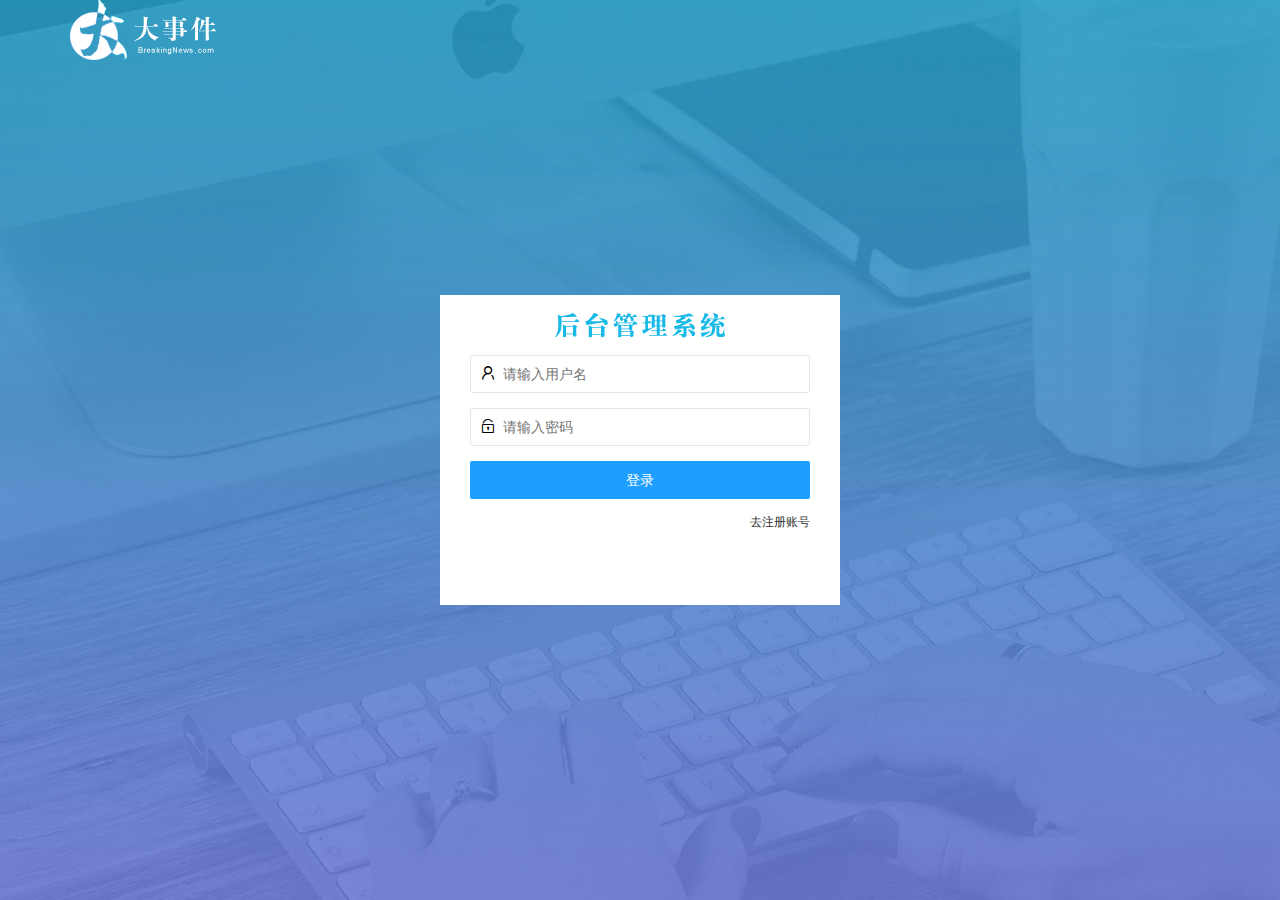
<file: login.html>
<!DOCTYPE html>
<html lang="en">

<head>
  <meta charset="UTF-8">
  <meta http-equiv="X-UA-Compatible" content="IE=edge">
  <meta name="viewport" content="width=device-width, initial-scale=1.0">
  <title>大世界-登录/注册</title>
  <!-- 引入自己的 css 文件 -->
  <link rel="stylesheet" href="./assets/css/login.css">
  <!-- 导入 layui 的样式文件 -->
  <link rel="stylesheet" href="./assets/lib/layui/css/layui.css">
</head>

<body>
  <!-- 头部的 logo区域 -->
  <div class="layui-main">
    <img src="./assets/images/logo.png" alt="">
  </div>

  <!-- 登录注册区域 -->
  <div class="loginAndRegBOx">
    <div class="title-box"></div>
    <!-- 登录的 div -->
    <div class="login-box">
      <!-- 登录的表单 -->
      <form class="layui-form" id="form_login">
        <!-- 用户名 -->
        <div class="layui-form-item">
          <i class="layui-icon layui-icon-username"></i>
          <input type="text" name="username" required lay-verify="required" placeholder="请输入用户名" autocomplete="off"
            class="layui-input">
        </div>
        <!-- 密码 -->
        <div class="layui-form-item">
          <i class="layui-icon layui-icon-password"></i>
          <input type="password" name="password" required lay-verify="required|pwd" placeholder="请输入密码"
            autocomplete="off" class="layui-input">
        </div>
        <!-- 登录按钮 -->
        <div class="layui-form-item">
          <!-- 注意：表单提交按钮和普通按钮的区别，就是 lay-submit 属性 -->
          <button class="layui-btn layui-btn-fluid layui-btn-normal" lay-submit>登录</button>
        </div>
        <div class="layui-form-item links">
          <a href="javascript:;" id="link_reg">去注册账号</a>
        </div>
      </form>
    </div>
    <!-- 注册的 div -->
    <div class="reg-box">
      <!-- 注册的表单 -->
      <form class="layui-form" id="form_reg">
        <!-- 用户名 -->
        <div class="layui-form-item">
          <i class="layui-icon layui-icon-username"></i>
          <input type="text" name="username" required lay-verify="required" placeholder="请输入用户名" autocomplete="off"
            class="layui-input">
        </div>
        <!-- 密码 -->
        <div class="layui-form-item">
          <i class="layui-icon layui-icon-password"></i>
          <input type="password" name="password" required lay-verify="required|pwd" placeholder="请输入密码"
            autocomplete="off" class="layui-input">
        </div>
        <!-- 密码确认框 -->
        <div class="layui-form-item">
          <i class="layui-icon layui-icon-password"></i>
          <input type="password" name="repassword" required lay-verify="required|pwd|repwd" placeholder="再次确认密码"
            autocomplete="off" class="layui-input">
        </div>
        <!-- 注册按钮 -->
        <div class="layui-form-item">
          <!-- 注意：表单提交按钮和普通按钮的区别，就是 lay-submit 属性 -->
          <button class="layui-btn layui-btn-fluid layui-btn-normal" lay-submit>注册</button>
        </div>
        <div class="layui-form-item links">
          <a href="javascript:;" id="link_login">去登录</a>
        </div>
      </form>
    </div>
  </div>
  <!-- 导入 layui 的 JS 文件 -->
  <script src="./assets/lib/layui/layui.all.js"></script>
  <!-- 导入 jQuery 的样式文件  -->
  <script src="./assets/lib/jquery.js"></script>
  <!-- 导入自己封装的 baseAPI.js  -->
  <script src="./assets/js/baseAPI.js"></script>
  <!-- 导入自己的 javascript 脚本 -->
  <script src="./assets/js/login.js"></script>

</body>

</html>
</file>
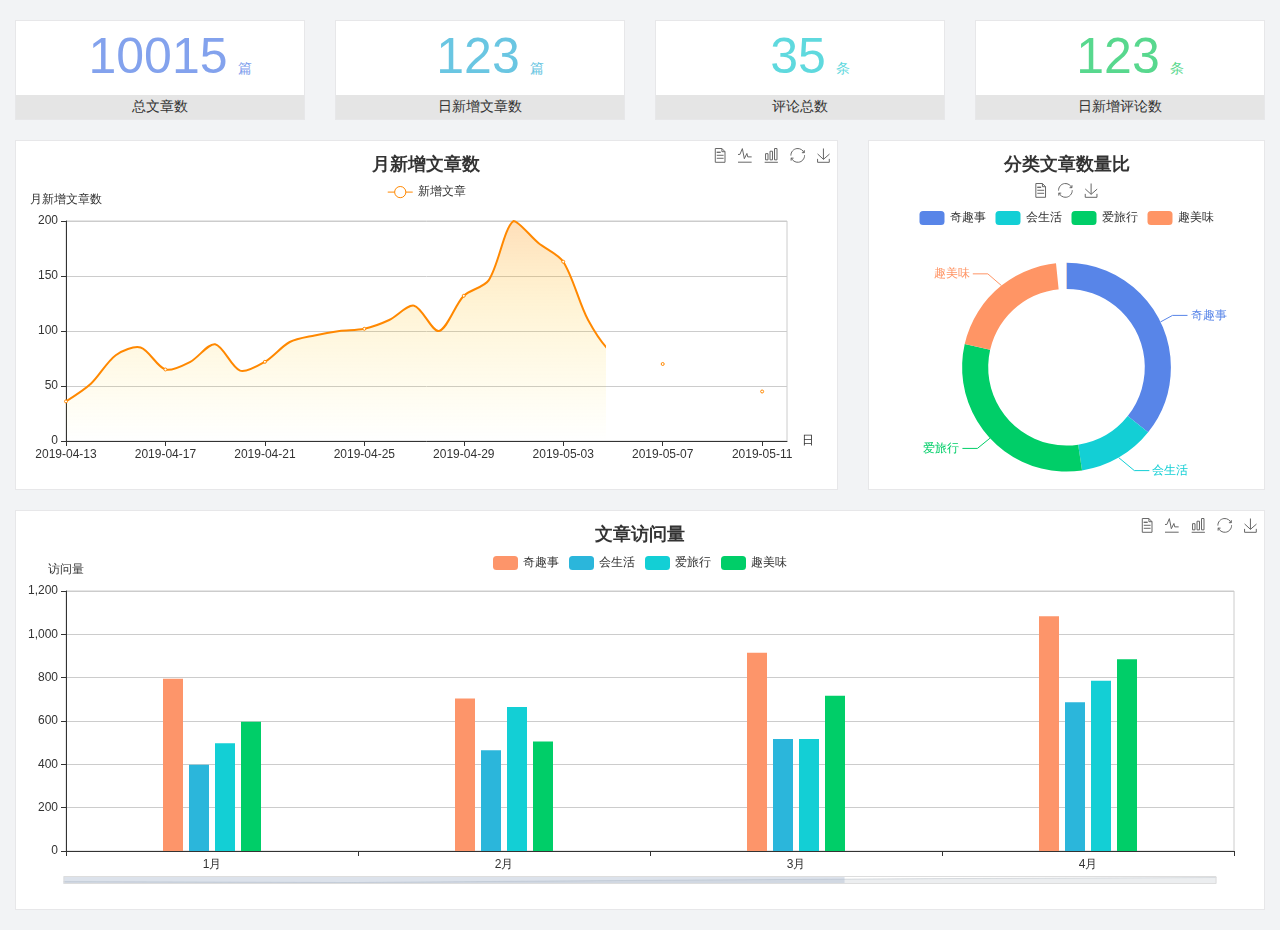
<file: home/dashboard.html>
<!DOCTYPE html>
<html lang="en">

<head>
  <meta charset="UTF-8">
  <meta name="viewport" content="width=device-width, initial-scale=1.0">
  <meta http-equiv="X-UA-Compatible" content="ie=edge">
  <title>图表统计</title>
  <link rel="stylesheet" href="../../assets/lib/bootstrap.css" />
  <link rel="stylesheet" href="../../assets/lib/main.css" />
  <script src="../../assets/lib/jquery.js"></script>
  <script type="text/javascript" src="../../assets/lib/echarts.min.js"></script>
</head>

<body>
  <div class="container-fluid">
    <div class="row spannel_list">
      <div class="col-sm-3 col-xs-6">
        <div class="spannel">
          <em>10015</em><span>篇</span>
          <b>总文章数</b>
        </div>
      </div>
      <div class="col-sm-3 col-xs-6">
        <div class="spannel scolor01">
          <em>123</em><span>篇</span>
          <b>日新增文章数</b>
        </div>
      </div>
      <div class="col-sm-3 col-xs-6">
        <div class="spannel scolor02">
          <em>35</em><span>条</span>
          <b>评论总数</b>
        </div>
      </div>
      <div class="col-sm-3 col-xs-6">
        <div class="spannel scolor03">
          <em>123</em><span>条</span>
          <b>日新增评论数</b>
        </div>
      </div>
    </div>
  </div>

  <div class="container-fluid">
    <div class="row curve-pie">
      <div class="col-lg-8 col-md-8">
        <div class="gragh_pannel" id="curve_show"></div>
      </div>
      <div class="col-lg-4 col-md-4">
        <div class="gragh_pannel" id="pie_show"></div>
      </div>
    </div>
  </div>

  <div class="container-fluid">
    <div class="column_pannel" id="column_show"></div>
  </div>

  <script>
    var oChart = echarts.init(document.getElementById('curve_show'));
    var aList_all = [
      { 'count': 36, 'date': '2019-04-13' },
      { 'count': 52, 'date': '2019-04-14' },
      { 'count': 78, 'date': '2019-04-15' },
      { 'count': 85, 'date': '2019-04-16' },
      { 'count': 65, 'date': '2019-04-17' },
      { 'count': 72, 'date': '2019-04-18' },
      { 'count': 88, 'date': '2019-04-19' },
      { 'count': 64, 'date': '2019-04-20' },
      { 'count': 72, 'date': '2019-04-21' },
      { 'count': 90, 'date': '2019-04-22' },
      { 'count': 96, 'date': '2019-04-23' },
      { 'count': 100, 'date': '2019-04-24' },
      { 'count': 102, 'date': '2019-04-25' },
      { 'count': 110, 'date': '2019-04-26' },
      { 'count': 123, 'date': '2019-04-27' },
      { 'count': 100, 'date': '2019-04-28' },
      { 'count': 132, 'date': '2019-04-29' },
      { 'count': 146, 'date': '2019-04-30' },
      { 'count': 200, 'date': '2019-05-01' },
      { 'count': 180, 'date': '2019-05-02' },
      { 'count': 163, 'date': '2019-05-03' },
      { 'count': 110, 'date': '2019-05-04' },
      { 'count': 80, 'date': '2019-05-05' },
      { 'count': 82, 'date': '2019-05-06' },
      { 'count': 70, 'date': '2019-05-07' },
      { 'count': 65, 'date': '2019-05-08' },
      { 'count': 54, 'date': '2019-05-09' },
      { 'count': 40, 'date': '2019-05-10' },
      { 'count': 45, 'date': '2019-05-11' },
      { 'count': 38, 'date': '2019-05-12' },
    ];

    let aCount = [];
    let aDate = [];

    for (var i = 0; i < aList_all.length; i++) {
      aCount.push(aList_all[i].count);
      aDate.push(aList_all[i].date);
    }

    var chartopt = {
      title: {
        text: '月新增文章数',
        left: 'center',
        top: '10'
      },
      tooltip: {
        trigger: 'axis'
      },
      legend: {
        data: ['新增文章'],
        top: '40'
      },
      toolbox: {
        show: true,
        feature: {
          mark: { show: true },
          dataView: { show: true, readOnly: false },
          magicType: { show: true, type: ['line', 'bar'] },
          restore: { show: true },
          saveAsImage: { show: true }
        }
      },
      calculable: true,
      xAxis: [
        {
          name: '日',
          type: 'category',
          boundaryGap: false,
          data: aDate
        }
      ],
      yAxis: [
        {
          name: '月新增文章数',
          type: 'value'
        }
      ],
      series: [
        {
          name: '新增文章',
          type: 'line',
          smooth: true,
          itemStyle: { normal: { areaStyle: { type: 'default' }, color: '#f80' }, lineStyle: { color: '#f80' } },
          data: aCount
        }],
      areaStyle: {
        normal: {
          color: new echarts.graphic.LinearGradient(0, 0, 0, 1, [{
            offset: 0,
            color: 'rgba(255,136,0,0.39)'
          }, {
            offset: .34,
            color: 'rgba(255,180,0,0.25)'
          }, {
            offset: 1,
            color: 'rgba(255,222,0,0.00)'
          }])

        }
      },
      grid: {
        show: true,
        x: 50,
        x2: 50,
        y: 80,
        height: 220
      }
    };

    oChart.setOption(chartopt);


    var oPie = echarts.init(document.getElementById('pie_show'));
    var oPieopt =
    {
      title: {
        top: 10,
        text: '分类文章数量比',
        x: 'center'
      },
      tooltip: {
        trigger: 'item',
        formatter: "{a} <br/>{b} : {c} ({d}%)"
      },
      color: ['#5885e8', '#13cfd5', '#00ce68', '#ff9565'],
      legend: {
        x: 'center',
        top: 65,
        data: ['奇趣事', '会生活', '爱旅行', '趣美味']
      },
      toolbox: {
        show: true,
        x: 'center',
        top: 35,
        feature: {
          mark: { show: true },
          dataView: { show: true, readOnly: false },
          magicType: {
            show: true,
            type: ['pie', 'funnel'],
            option: {
              funnel: {
                x: '25%',
                width: '50%',
                funnelAlign: 'left',
                max: 1548
              }
            }
          },
          restore: { show: true },
          saveAsImage: { show: true }
        }
      },
      calculable: true,
      series: [
        {
          name: '访问来源',
          type: 'pie',
          radius: ['45%', '60%'],
          center: ['50%', '65%'],
          data: [
            { value: 300, name: '奇趣事' },
            { value: 100, name: '会生活' },
            { value: 260, name: '爱旅行' },
            { value: 180, name: '趣美味' }
          ]
        }
      ]
    };
    oPie.setOption(oPieopt);



    var oColumn = this.echarts.init(document.getElementById('column_show'));
    var oColumnopt =
    {
      title: {
        text: '文章访问量',
        left: 'center',
        top: '10'
      },
      tooltip: {
        trigger: 'axis'
      },
      legend: {
        data: ['奇趣事', '会生活', '爱旅行', '趣美味'],
        top: '40'
      },
      toolbox: {
        show: true,
        feature: {
          mark: { show: true },
          dataView: { show: true, readOnly: false },
          magicType: { show: true, type: ['line', 'bar'] },
          restore: { show: true },
          saveAsImage: { show: true }
        }
      },
      calculable: true,
      xAxis: [
        {
          type: 'category',
          data: ['1月', '2月', '3月', '4月', '5月']
        }
      ],
      yAxis: [
        {
          name: '访问量',
          type: 'value'
        }
      ],
      series: [
        {
          name: '奇趣事',
          type: 'bar',
          barWidth: 20,
          itemStyle: {
            normal: { areaStyle: { type: 'default' }, color: '#fd956a' }
          },
          data: [800, 708, 920, 1090, 1200]
        },
        {
          name: '会生活',
          type: 'bar',
          barWidth: 20,
          itemStyle: {
            normal: { areaStyle: { type: 'default' }, color: '#2bb6db' }
          },
          data: [400, 468, 520, 690, 800]
        },
        {
          name: '爱旅行',
          type: 'bar',
          barWidth: 20,
          itemStyle: {
            normal: { areaStyle: { type: 'default' }, color: '#13cfd5' }
          },
          data: [500, 668, 520, 790, 900]
        },
        {
          name: '趣美味',
          type: 'bar',
          barWidth: 20,
          itemStyle: {
            normal: { areaStyle: { type: 'default' }, color: '#00ce68' }
          },
          data: [600, 508, 720, 890, 1000]
        }
      ],
      grid: {
        show: true,
        x: 50,
        x2: 30,
        y: 80,
        height: 260
      },
      dataZoom: [//给x轴设置滚动条
        {
          start: 0,//默认为0
          end: 100 - 1000 / 31,//默认为100
          type: 'slider',
          show: true,
          xAxisIndex: [0],
          handleSize: 0,//滑动条的 左右2个滑动条的大小
          height: 8,//组件高度
          left: 45, //左边的距离
          right: 50,//右边的距离
          bottom: 26,//右边的距离
          handleColor: '#ddd',//h滑动图标的颜色
          handleStyle: {
            borderColor: "#cacaca",
            borderWidth: "1",
            shadowBlur: 2,
            background: "#ddd",
            shadowColor: "#ddd",
          }
        }]
    };
    oColumn.setOption(oColumnopt);
  </script>
</body>

</html>
</file>
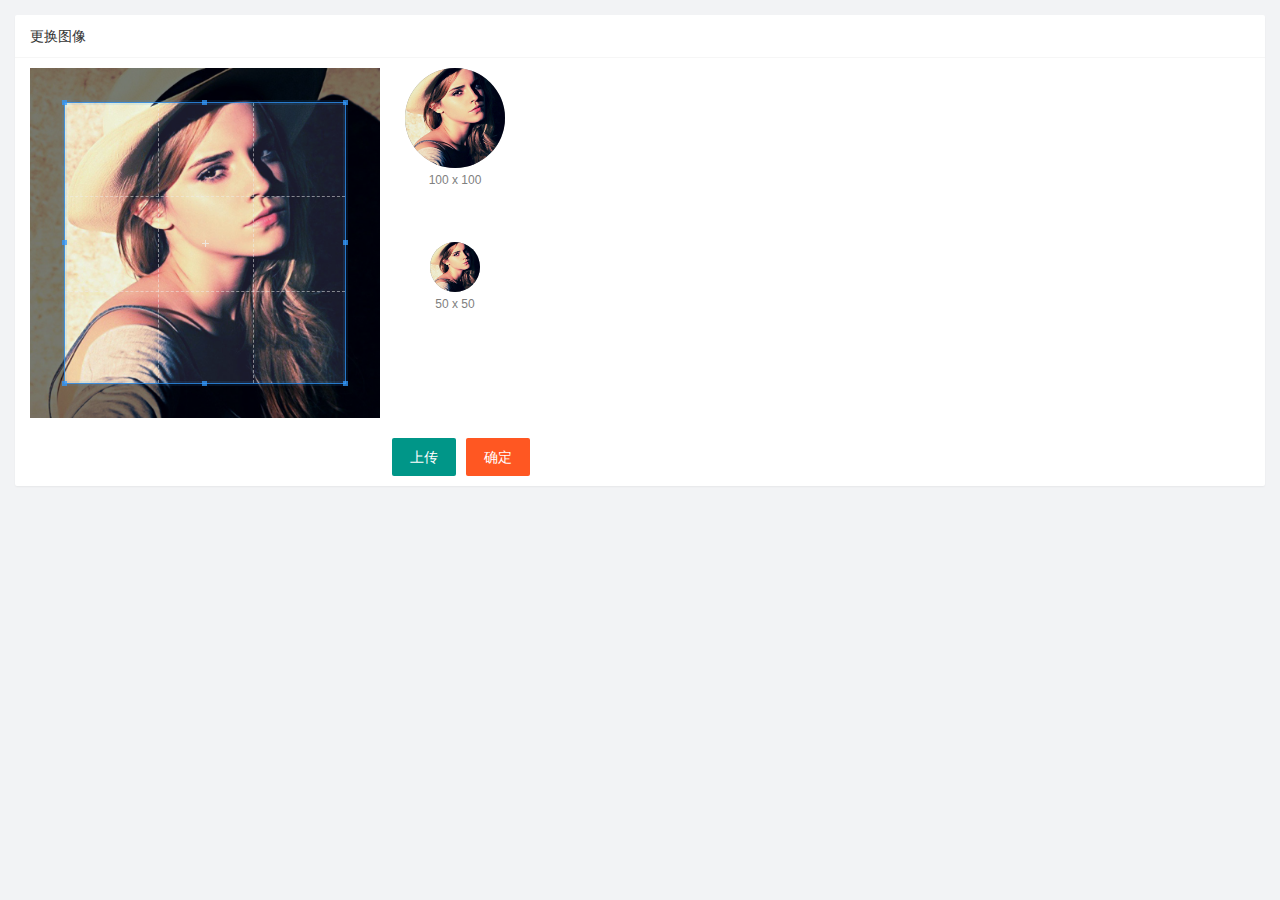
<file: user/user_avatar.html>
<!DOCTYPE html>
<html lang="en">

<head>
  <meta charset="UTF-8">
  <meta http-equiv="X-UA-Compatible" content="IE=edge">
  <meta name="viewport" content="width=device-width, initial-scale=1.0">
  <title>Document</title>
  <!-- 导入 layui 的 css 样式 -->
  <link rel="stylesheet" href="/assets/lib/layui/css/layui.css">
  <!-- 导入 cropper 样式的 css 文件 -->
  <link rel="stylesheet" href="/assets/lib/cropper/cropper.css">
  <!-- 导入自己的 css 样式 -->
  <link rel="stylesheet" href="/assets/css/user/user_avatar.css">
</head>

<body>
  <!-- 卡片区域 -->
  <div class="layui-card">
    <div class="layui-card-header">更换图像</div>
    <div class="layui-card-body">
      <!-- 第一行的图片裁剪和预览区域 -->
      <div class="row1">
        <!-- 图片裁剪区域 -->
        <div class="cropper-box">
          <!-- 这个 img 标签很重要，将来会把它初始化为裁剪区域 -->
          <img id="image" src="/assets/images/sample.jpg" />
        </div>
        <!-- 图片的预览区域 -->
        <div class="preview-box">
          <div>
            <!-- 宽高为 100px 的预览区域 -->
            <div class="img-preview w100"></div>
            <p class="size">100 x 100</p>
          </div>
          <div>
            <!-- 宽高为 50px 的预览区域 -->
            <div class="img-preview w50"></div>
            <p class="size">50 x 50</p>
          </div>
        </div>
      </div>

      <!-- 第二行的按钮区域 -->
      <div class="row2">
        <!-- 通过 accept 属性，可以指定用户选择什么类型的文件 -->
        <input type="file" id="file" accept="image/png,image/jpeg" />
        <button type="button" class="layui-btn" id="bttnChooseImage">上传</button>
        <button type="button" class="layui-btn layui-btn-danger" id="btnUpload">确定</button>
      </div>
    </div>
  </div>
  <!-- 导入 layui 的 js 文件  -->
  <script src="/assets/lib/layui/layui.all.js"></script>
  <!-- 导入 jquery 文件 -->
  <script src="/assets/lib/jquery.js"></script>
  <!-- 导入 Cropper js文件 -->
  <script src="/assets/lib/cropper/Cropper.js"></script>
  <!-- 导入 jquery-cropper 文件 -->
  <script src="/assets/lib/cropper/jquery-cropper.js"></script>
  <!-- 导入 baseAPI 文件 -->
  <script src="/assets/js/baseAPI.js"></script>
  <!-- 导入自己的 js 文件 -->
  <script src="/assets/js/user/user_avatar.js"></script>
</body>

</html>
</file>
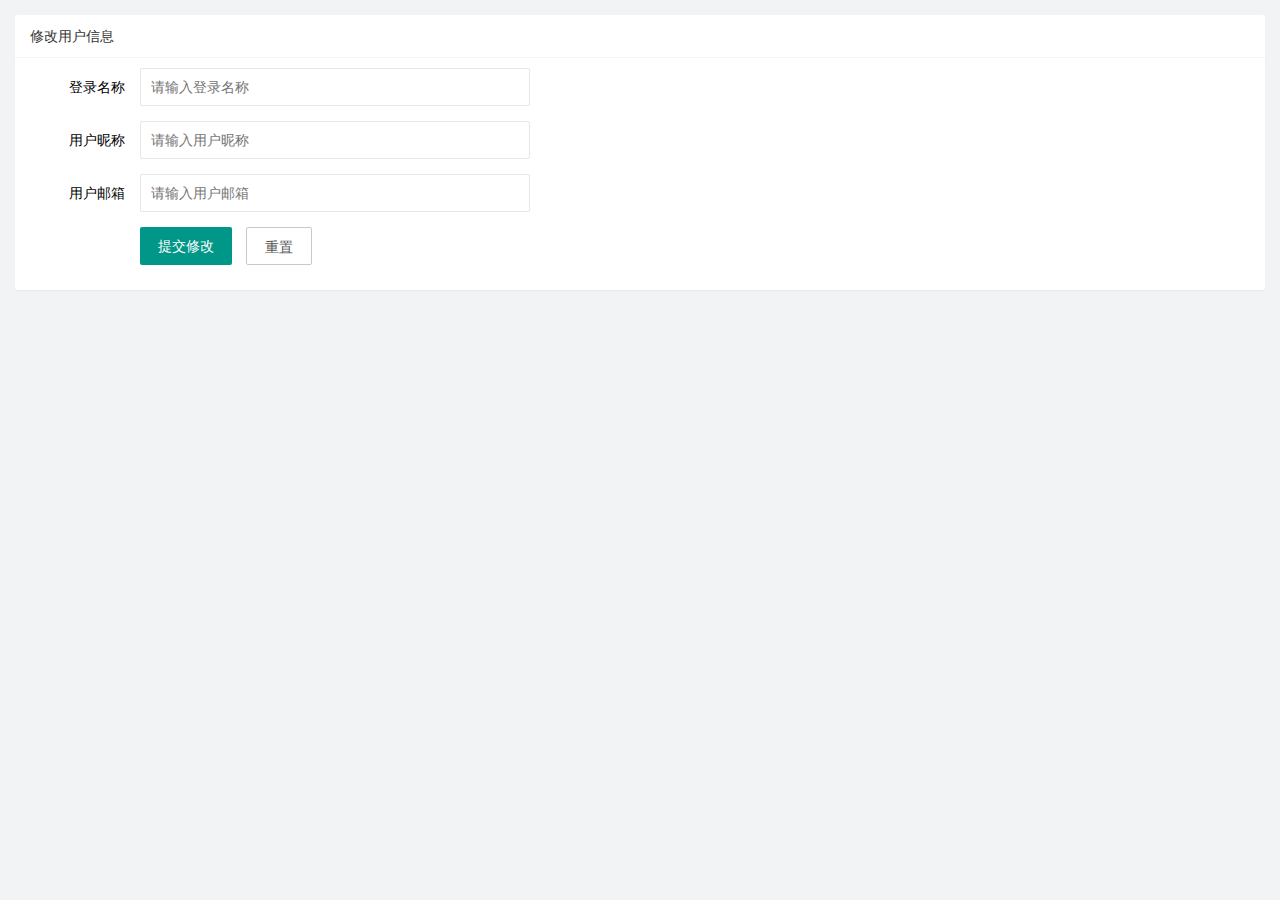
<file: user/user_info.html>
<!DOCTYPE html>
<html lang="en">

<head>
  <meta charset="UTF-8">
  <meta http-equiv="X-UA-Compatible" content="IE=edge">
  <meta name="viewport" content="width=device-width, initial-scale=1.0">
  <title>Document</title>
  <!-- 导入 layui 的样式 -->
  <link rel="stylesheet" href="/assets/lib/layui/css/layui.css">
  <!-- 导入自己的样式  -->
  <link rel="stylesheet" href="/assets/css/user/user_info.css">
</head>

<body>
  <!-- 卡片区域 -->
  <div class="layui-card">
    <div class="layui-card-header">修改用户信息</div>
    <div class="layui-card-body">
      <!-- form 表单区域 -->
      <form class="layui-form" lay-filter="formUserInfo">
        <!-- 这是隐藏域 -->
        <input type="hidden" name="id" value="" />
        <div class="layui-form-item">
          <label class="layui-form-label">登录名称</label>
          <div class="layui-input-block">
            <input type="text" name="username" required lay-verify="required" placeholder="请输入登录名称" autocomplete="off"
              class="layui-input" readonly>
          </div>
        </div>
        <div class="layui-form-item">
          <label class="layui-form-label">用户昵称</label>
          <div class="layui-input-block">
            <input type="text" name="nickname" required lay-verify="required|nickname" placeholder="请输入用户昵称"
              autocomplete="off" class="layui-input">
          </div>
        </div>
        <div class="layui-form-item">
          <label class="layui-form-label">用户邮箱</label>
          <div class="layui-input-block">
            <input type="text" name="email" required lay-verify="required|email" placeholder="请输入用户邮箱"
              autocomplete="off" class="layui-input">
          </div>
        </div>
        <div class="layui-form-item">
          <div class="layui-input-block">
            <button class="layui-btn" lay-submit lay-filter="formDemo">提交修改</button>
            <button type="reset" class="layui-btn layui-btn-primary" id="btnReset">重置</button>
          </div>
        </div>
      </form>
    </div>
  </div>

  <!-- 导入 layui 的 js  -->
  <script src="/assets/lib/layui/layui.all.js"></script>
  <!-- 导入 jquery  -->
  <script src="/assets/lib/jquery.js"></script>
  <!-- 导入 daseAPI  -->
  <script src="/assets/js/baseAPI.js"></script>
  <!-- 导入自己的 js  -->
  <script src="/assets/js/user/user_info.js"></script>
</body>

</html>
</file>
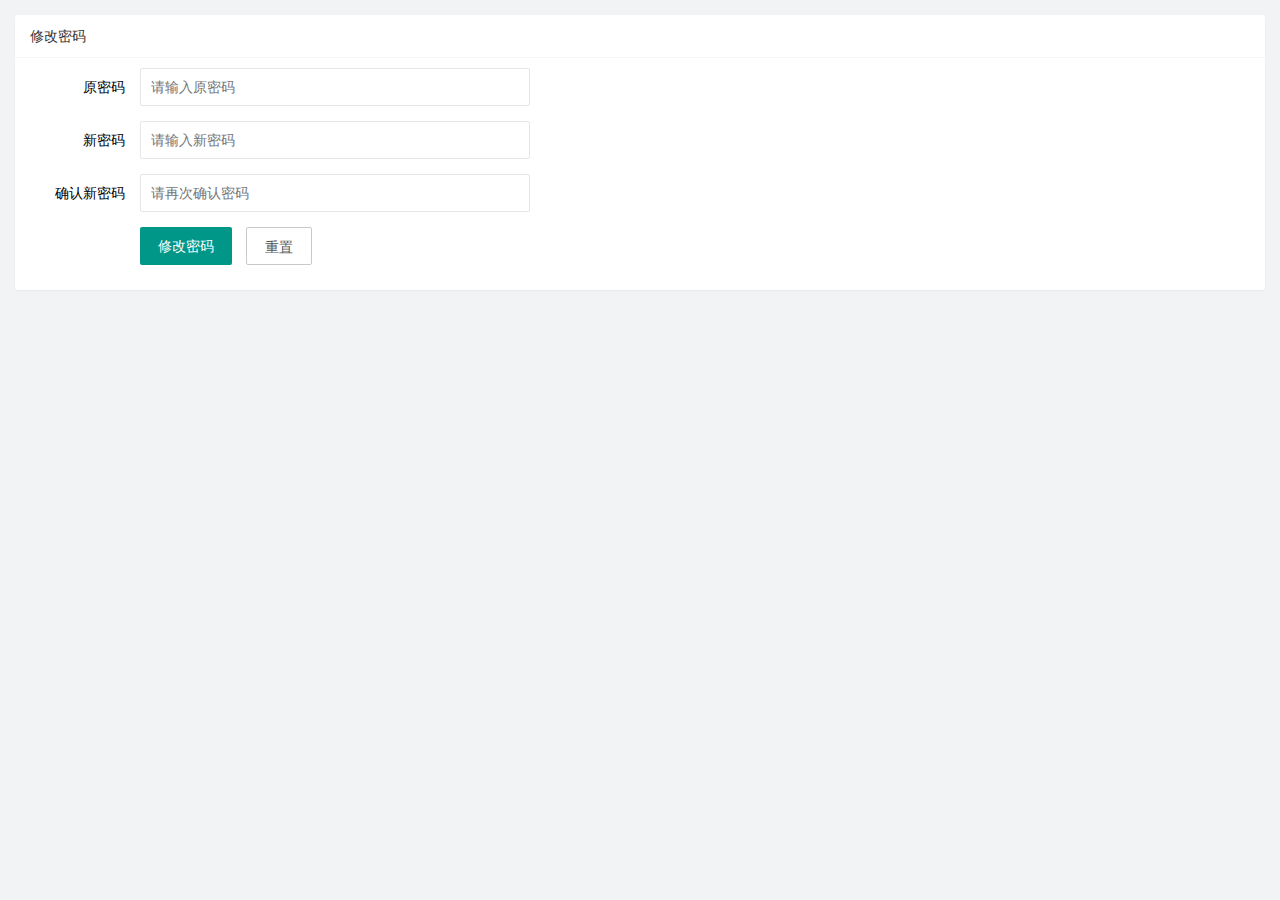
<file: user/user_pwd.html>
<!DOCTYPE html>
<html lang="en">

<head>
  <meta charset="UTF-8">
  <meta http-equiv="X-UA-Compatible" content="IE=edge">
  <meta name="viewport" content="width=device-width, initial-scale=1.0">
  <title>Document</title>
  <!-- 导入 layui 的样式 -->
  <link rel="stylesheet" href="/assets/lib/layui/css/layui.css">
  <!-- 导入自己的样式  -->
  <link rel="stylesheet" href="/assets/css/user/user_pwd.css">
</head>

<body>
  <!-- 卡片区域 -->
  <div class="layui-card">
    <div class="layui-card-header">修改密码</div>
    <div class="layui-card-body">
      <form class="layui-form">
        <div class="layui-form-item">
          <label class="layui-form-label">原密码</label>
          <div class="layui-input-block">
            <input type="password" name="oldPwd" required lay-verify="required|pwd" placeholder="请输入原密码"
              autocomplete="off" class="layui-input" />
          </div>
        </div>
        <div class="layui-form-item">
          <label class="layui-form-label">新密码</label>
          <div class="layui-input-block">
            <input type="password" name="newPwd" required lay-verify="required|pwd|samePwd" placeholder="请输入新密码"
              autocomplete="off" class="layui-input" />
          </div>
        </div>
        <div class="layui-form-item">
          <label class="layui-form-label">确认新密码</label>
          <div class="layui-input-block">
            <input type="password" name="rePwd" required lay-verify="required|pwd|rePwd" placeholder="请再次确认密码"
              autocomplete="off" class="layui-input" />
          </div>
        </div>
        <div class="layui-form-item">
          <div class="layui-input-block">
            <button class="layui-btn" lay-submit lay-filter="formDemo">修改密码</button>
            <button type="reset" class="layui-btn layui-btn-primary">重置</button>
          </div>
        </div>
      </form>
    </div>
  </div>
  <!-- 导入 layui 的 js -->
  <script src="/assets/lib/layui/layui.all.js"></script>
  <!-- 导入 jQuery -->
  <script src="/assets/lib/jquery.js"></script>
  <!-- 导入 baseAPI -->
  <script src="/assets/js/baseAPI.js"></script>
  <!-- 导入自己的 js -->
  <script src="/assets/js/user/user_pwd.js"></script>
</body>

</html>
</file>
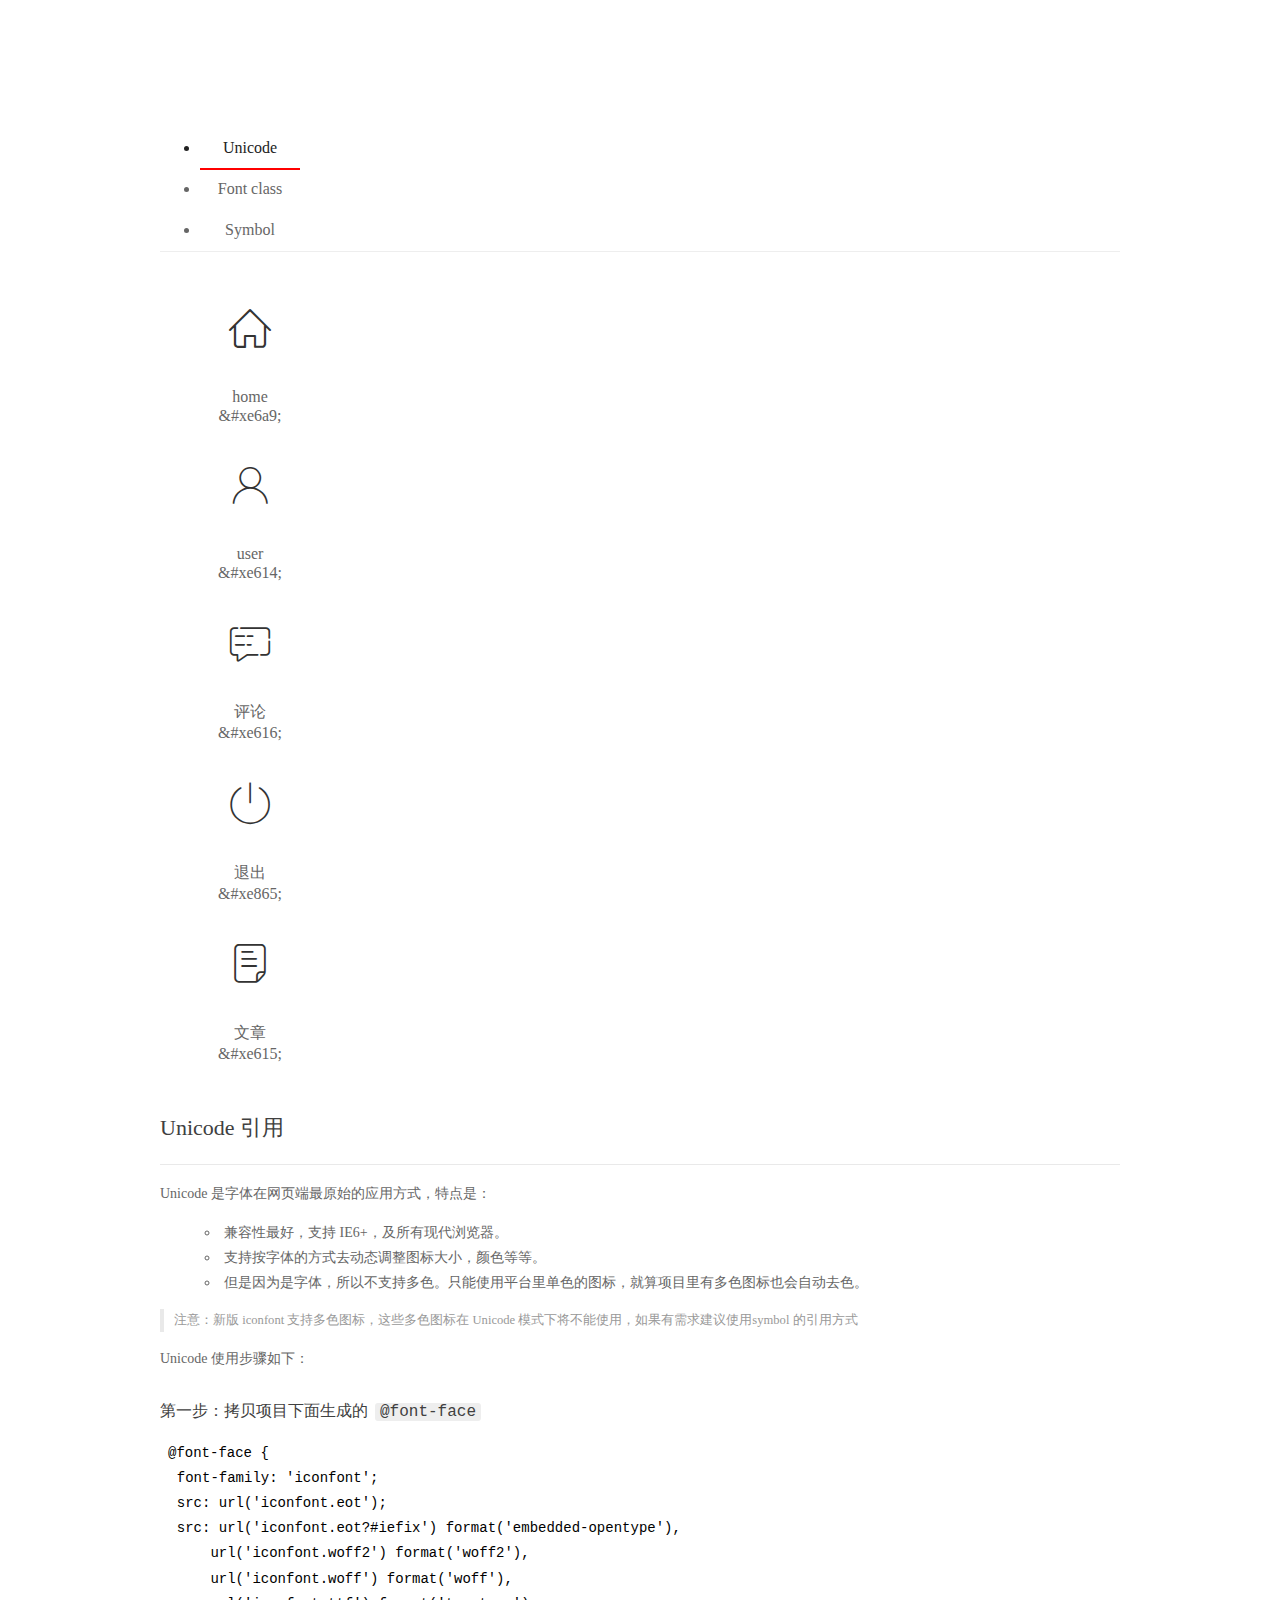
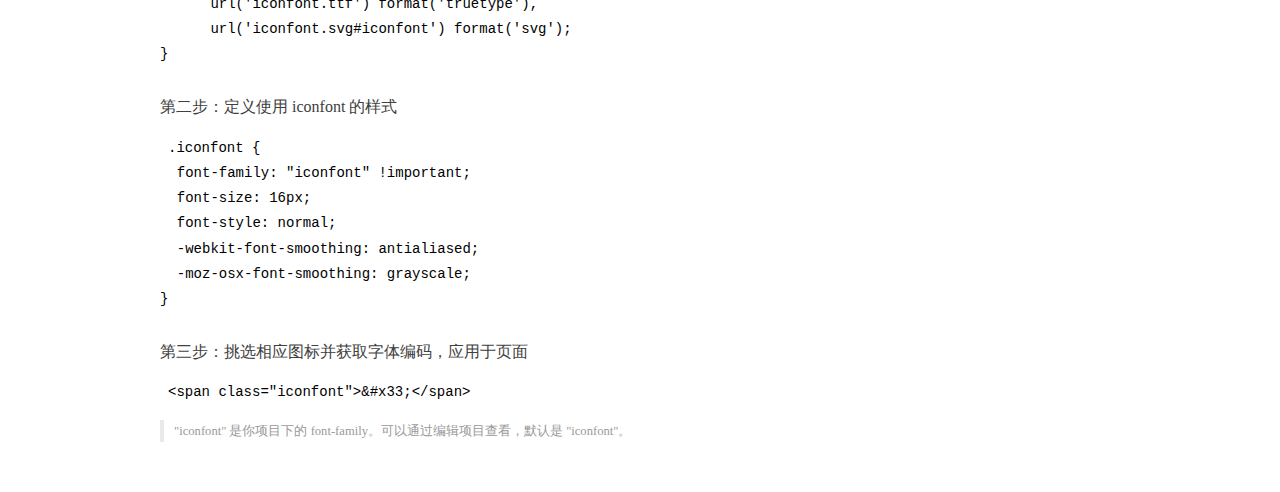
<file: assets/fonts/demo_index.html>
<!DOCTYPE html>
<html>
<head>
  <meta charset="utf-8"/>
  <title>IconFont Demo</title>
  <link rel="shortcut icon" href="https://gtms04.alicdn.com/tps/i4/TB1_oz6GVXXXXaFXpXXJDFnIXXX-64-64.ico" type="image/x-icon"/>
  <link rel="stylesheet" href="https://g.alicdn.com/thx/cube/1.3.2/cube.min.css">
  <link rel="stylesheet" href="demo.css">
  <link rel="stylesheet" href="iconfont.css">
  <script src="iconfont.js"></script>
  <!-- jQuery -->
  <script src="https://a1.alicdn.com/oss/uploads/2018/12/26/7bfddb60-08e8-11e9-9b04-53e73bb6408b.js"></script>
  <!-- 代码高亮 -->
  <script src="https://a1.alicdn.com/oss/uploads/2018/12/26/a3f714d0-08e6-11e9-8a15-ebf944d7534c.js"></script>
</head>
<body>
  <div class="main">
    <h1 class="logo"><a href="https://www.iconfont.cn/" title="iconfont 首页" target="_blank">&#xe86b;</a></h1>
    <div class="nav-tabs">
      <ul id="tabs" class="dib-box">
        <li class="dib active"><span>Unicode</span></li>
        <li class="dib"><span>Font class</span></li>
        <li class="dib"><span>Symbol</span></li>
      </ul>
      
    </div>
    <div class="tab-container">
      <div class="content unicode" style="display: block;">
          <ul class="icon_lists dib-box">
          
            <li class="dib">
              <span class="icon iconfont">&#xe6a9;</span>
                <div class="name">home</div>
                <div class="code-name">&amp;#xe6a9;</div>
              </li>
          
            <li class="dib">
              <span class="icon iconfont">&#xe614;</span>
                <div class="name">user</div>
                <div class="code-name">&amp;#xe614;</div>
              </li>
          
            <li class="dib">
              <span class="icon iconfont">&#xe616;</span>
                <div class="name">评论</div>
                <div class="code-name">&amp;#xe616;</div>
              </li>
          
            <li class="dib">
              <span class="icon iconfont">&#xe865;</span>
                <div class="name">退出</div>
                <div class="code-name">&amp;#xe865;</div>
              </li>
          
            <li class="dib">
              <span class="icon iconfont">&#xe615;</span>
                <div class="name">文章</div>
                <div class="code-name">&amp;#xe615;</div>
              </li>
          
          </ul>
          <div class="article markdown">
          <h2 id="unicode-">Unicode 引用</h2>
          <hr>

          <p>Unicode 是字体在网页端最原始的应用方式，特点是：</p>
          <ul>
            <li>兼容性最好，支持 IE6+，及所有现代浏览器。</li>
            <li>支持按字体的方式去动态调整图标大小，颜色等等。</li>
            <li>但是因为是字体，所以不支持多色。只能使用平台里单色的图标，就算项目里有多色图标也会自动去色。</li>
          </ul>
          <blockquote>
            <p>注意：新版 iconfont 支持多色图标，这些多色图标在 Unicode 模式下将不能使用，如果有需求建议使用symbol 的引用方式</p>
          </blockquote>
          <p>Unicode 使用步骤如下：</p>
          <h3 id="-font-face">第一步：拷贝项目下面生成的 <code>@font-face</code></h3>
<pre><code class="language-css"
>@font-face {
  font-family: 'iconfont';
  src: url('iconfont.eot');
  src: url('iconfont.eot?#iefix') format('embedded-opentype'),
      url('iconfont.woff2') format('woff2'),
      url('iconfont.woff') format('woff'),
      url('iconfont.ttf') format('truetype'),
      url('iconfont.svg#iconfont') format('svg');
}
</code></pre>
          <h3 id="-iconfont-">第二步：定义使用 iconfont 的样式</h3>
<pre><code class="language-css"
>.iconfont {
  font-family: "iconfont" !important;
  font-size: 16px;
  font-style: normal;
  -webkit-font-smoothing: antialiased;
  -moz-osx-font-smoothing: grayscale;
}
</code></pre>
          <h3 id="-">第三步：挑选相应图标并获取字体编码，应用于页面</h3>
<pre>
<code class="language-html"
>&lt;span class="iconfont"&gt;&amp;#x33;&lt;/span&gt;
</code></pre>
          <blockquote>
            <p>"iconfont" 是你项目下的 font-family。可以通过编辑项目查看，默认是 "iconfont"。</p>
          </blockquote>
          </div>
      </div>
      <div class="content font-class">
        <ul class="icon_lists dib-box">
          
          <li class="dib">
            <span class="icon iconfont icon-home"></span>
            <div class="name">
              home
            </div>
            <div class="code-name">.icon-home
            </div>
          </li>
          
          <li class="dib">
            <span class="icon iconfont icon-user"></span>
            <div class="name">
              user
            </div>
            <div class="code-name">.icon-user
            </div>
          </li>
          
          <li class="dib">
            <span class="icon iconfont icon-pinglun"></span>
            <div class="name">
              评论
            </div>
            <div class="code-name">.icon-pinglun
            </div>
          </li>
          
          <li class="dib">
            <span class="icon iconfont icon-tuichu"></span>
            <div class="name">
              退出
            </div>
            <div class="code-name">.icon-tuichu
            </div>
          </li>
          
          <li class="dib">
            <span class="icon iconfont icon-16"></span>
            <div class="name">
              文章
            </div>
            <div class="code-name">.icon-16
            </div>
          </li>
          
        </ul>
        <div class="article markdown">
        <h2 id="font-class-">font-class 引用</h2>
        <hr>

        <p>font-class 是 Unicode 使用方式的一种变种，主要是解决 Unicode 书写不直观，语意不明确的问题。</p>
        <p>与 Unicode 使用方式相比，具有如下特点：</p>
        <ul>
          <li>兼容性良好，支持 IE8+，及所有现代浏览器。</li>
          <li>相比于 Unicode 语意明确，书写更直观。可以很容易分辨这个 icon 是什么。</li>
          <li>因为使用 class 来定义图标，所以当要替换图标时，只需要修改 class 里面的 Unicode 引用。</li>
          <li>不过因为本质上还是使用的字体，所以多色图标还是不支持的。</li>
        </ul>
        <p>使用步骤如下：</p>
        <h3 id="-fontclass-">第一步：引入项目下面生成的 fontclass 代码：</h3>
<pre><code class="language-html">&lt;link rel="stylesheet" href="./iconfont.css"&gt;
</code></pre>
        <h3 id="-">第二步：挑选相应图标并获取类名，应用于页面：</h3>
<pre><code class="language-html">&lt;span class="iconfont icon-xxx"&gt;&lt;/span&gt;
</code></pre>
        <blockquote>
          <p>"
            iconfont" 是你项目下的 font-family。可以通过编辑项目查看，默认是 "iconfont"。</p>
        </blockquote>
      </div>
      </div>
      <div class="content symbol">
          <ul class="icon_lists dib-box">
          
            <li class="dib">
                <svg class="icon svg-icon" aria-hidden="true">
                  <use xlink:href="#icon-home"></use>
                </svg>
                <div class="name">home</div>
                <div class="code-name">#icon-home</div>
            </li>
          
            <li class="dib">
                <svg class="icon svg-icon" aria-hidden="true">
                  <use xlink:href="#icon-user"></use>
                </svg>
                <div class="name">user</div>
                <div class="code-name">#icon-user</div>
            </li>
          
            <li class="dib">
                <svg class="icon svg-icon" aria-hidden="true">
                  <use xlink:href="#icon-pinglun"></use>
                </svg>
                <div class="name">评论</div>
                <div class="code-name">#icon-pinglun</div>
            </li>
          
            <li class="dib">
                <svg class="icon svg-icon" aria-hidden="true">
                  <use xlink:href="#icon-tuichu"></use>
                </svg>
                <div class="name">退出</div>
                <div class="code-name">#icon-tuichu</div>
            </li>
          
            <li class="dib">
                <svg class="icon svg-icon" aria-hidden="true">
                  <use xlink:href="#icon-16"></use>
                </svg>
                <div class="name">文章</div>
                <div class="code-name">#icon-16</div>
            </li>
          
          </ul>
          <div class="article markdown">
          <h2 id="symbol-">Symbol 引用</h2>
          <hr>

          <p>这是一种全新的使用方式，应该说这才是未来的主流，也是平台目前推荐的用法。相关介绍可以参考这篇<a href="">文章</a>
            这种用法其实是做了一个 SVG 的集合，与另外两种相比具有如下特点：</p>
          <ul>
            <li>支持多色图标了，不再受单色限制。</li>
            <li>通过一些技巧，支持像字体那样，通过 <code>font-size</code>, <code>color</code> 来调整样式。</li>
            <li>兼容性较差，支持 IE9+，及现代浏览器。</li>
            <li>浏览器渲染 SVG 的性能一般，还不如 png。</li>
          </ul>
          <p>使用步骤如下：</p>
          <h3 id="-symbol-">第一步：引入项目下面生成的 symbol 代码：</h3>
<pre><code class="language-html">&lt;script src="./iconfont.js"&gt;&lt;/script&gt;
</code></pre>
          <h3 id="-css-">第二步：加入通用 CSS 代码（引入一次就行）：</h3>
<pre><code class="language-html">&lt;style&gt;
.icon {
  width: 1em;
  height: 1em;
  vertical-align: -0.15em;
  fill: currentColor;
  overflow: hidden;
}
&lt;/style&gt;
</code></pre>
          <h3 id="-">第三步：挑选相应图标并获取类名，应用于页面：</h3>
<pre><code class="language-html">&lt;svg class="icon" aria-hidden="true"&gt;
  &lt;use xlink:href="#icon-xxx"&gt;&lt;/use&gt;
&lt;/svg&gt;
</code></pre>
          </div>
      </div>

    </div>
  </div>
  <script>
  $(document).ready(function () {
      $('.tab-container .content:first').show()

      $('#tabs li').click(function (e) {
        var tabContent = $('.tab-container .content')
        var index = $(this).index()

        if ($(this).hasClass('active')) {
          return
        } else {
          $('#tabs li').removeClass('active')
          $(this).addClass('active')

          tabContent.hide().eq(index).fadeIn()
        }
      })
    })
  </script>
</body>
</html>
</file>
<file: assets/css/login.css>
html,
body {
  margin: 0;
  padding: 0;
  height: 100%;
  width: 100%;
  background: url(/assets/images/login_bg.jpg) no-repeat center;
  background-size: cover;
}

/* 登录注册区域 */
.loginAndRegBOx {
  width: 400px;
  height: 310px;
  background-color: #fff;
  position: absolute;
  left: 50%;
  top: 50%;
  transform: translate(-50%, -50%);
}

.title-box {
  height: 60px;
  background: url(/assets/images/login_title.png) no-repeat center;
}

.reg-box {
  display: none;
}

.layui-form {
  padding: 0 30px;
}

.links {
  display: flex;
  justify-content: flex-end;
}

.links a {
  font-size: 12px;
}

.layui-form-item {
  position: relative;
}

.layui-icon {
  position: absolute;
  left: 10px;
  top: 10px;
}

.layui-input {
  padding-left: 32px !important;
}
</file>
<file: assets/lib/layui/css/layui.css>
/** layui-v2.5.5 MIT License By https://www.layui.com */
 .layui-inline,img{display:inline-block;vertical-align:middle}h1,h2,h3,h4,h5,h6{font-weight:400}.layui-edge,.layui-header,.layui-inline,.layui-main{position:relative}.layui-body,.layui-edge,.layui-elip{overflow:hidden}.layui-btn,.layui-edge,.layui-inline,img{vertical-align:middle}.layui-btn,.layui-disabled,.layui-icon,.layui-unselect{-moz-user-select:none;-webkit-user-select:none;-ms-user-select:none}.layui-elip,.layui-form-checkbox span,.layui-form-pane .layui-form-label{text-overflow:ellipsis;white-space:nowrap}.layui-breadcrumb,.layui-tree-btnGroup{visibility:hidden}blockquote,body,button,dd,div,dl,dt,form,h1,h2,h3,h4,h5,h6,input,li,ol,p,pre,td,textarea,th,ul{margin:0;padding:0;-webkit-tap-highlight-color:rgba(0,0,0,0)}a:active,a:hover{outline:0}img{border:none}li{list-style:none}table{border-collapse:collapse;border-spacing:0}h4,h5,h6{font-size:100%}button,input,optgroup,option,select,textarea{font-family:inherit;font-size:inherit;font-style:inherit;font-weight:inherit;outline:0}pre{white-space:pre-wrap;white-space:-moz-pre-wrap;white-space:-pre-wrap;white-space:-o-pre-wrap;word-wrap:break-word}body{line-height:24px;font:14px Helvetica Neue,Helvetica,PingFang SC,Tahoma,Arial,sans-serif}hr{height:1px;margin:10px 0;border:0;clear:both}a{color:#333;text-decoration:none}a:hover{color:#777}a cite{font-style:normal;*cursor:pointer}.layui-border-box,.layui-border-box *{box-sizing:border-box}.layui-box,.layui-box *{box-sizing:content-box}.layui-clear{clear:both;*zoom:1}.layui-clear:after{content:'\20';clear:both;*zoom:1;display:block;height:0}.layui-inline{*display:inline;*zoom:1}.layui-edge{display:inline-block;width:0;height:0;border-width:6px;border-style:dashed;border-color:transparent}.layui-edge-top{top:-4px;border-bottom-color:#999;border-bottom-style:solid}.layui-edge-right{border-left-color:#999;border-left-style:solid}.layui-edge-bottom{top:2px;border-top-color:#999;border-top-style:solid}.layui-edge-left{border-right-color:#999;border-right-style:solid}.layui-disabled,.layui-disabled:hover{color:#d2d2d2!important;cursor:not-allowed!important}.layui-circle{border-radius:100%}.layui-show{display:block!important}.layui-hide{display:none!important}@font-face{font-family:layui-icon;src:url(../font/iconfont.eot?v=250);src:url(../font/iconfont.eot?v=250#iefix) format('embedded-opentype'),url(../font/iconfont.woff2?v=250) format('woff2'),url(../font/iconfont.woff?v=250) format('woff'),url(../font/iconfont.ttf?v=250) format('truetype'),url(../font/iconfont.svg?v=250#layui-icon) format('svg')}.layui-icon{font-family:layui-icon!important;font-size:16px;font-style:normal;-webkit-font-smoothing:antialiased;-moz-osx-font-smoothing:grayscale}.layui-icon-reply-fill:before{content:"\e611"}.layui-icon-set-fill:before{content:"\e614"}.layui-icon-menu-fill:before{content:"\e60f"}.layui-icon-search:before{content:"\e615"}.layui-icon-share:before{content:"\e641"}.layui-icon-set-sm:before{content:"\e620"}.layui-icon-engine:before{content:"\e628"}.layui-icon-close:before{content:"\1006"}.layui-icon-close-fill:before{content:"\1007"}.layui-icon-chart-screen:before{content:"\e629"}.layui-icon-star:before{content:"\e600"}.layui-icon-circle-dot:before{content:"\e617"}.layui-icon-chat:before{content:"\e606"}.layui-icon-release:before{content:"\e609"}.layui-icon-list:before{content:"\e60a"}.layui-icon-chart:before{content:"\e62c"}.layui-icon-ok-circle:before{content:"\1005"}.layui-icon-layim-theme:before{content:"\e61b"}.layui-icon-table:before{content:"\e62d"}.layui-icon-right:before{content:"\e602"}.layui-icon-left:before{content:"\e603"}.layui-icon-cart-simple:before{content:"\e698"}.layui-icon-face-cry:before{content:"\e69c"}.layui-icon-face-smile:before{content:"\e6af"}.layui-icon-survey:before{content:"\e6b2"}.layui-icon-tree:before{content:"\e62e"}.layui-icon-upload-circle:before{content:"\e62f"}.layui-icon-add-circle:before{content:"\e61f"}.layui-icon-download-circle:before{content:"\e601"}.layui-icon-templeate-1:before{content:"\e630"}.layui-icon-util:before{content:"\e631"}.layui-icon-face-surprised:before{content:"\e664"}.layui-icon-edit:before{content:"\e642"}.layui-icon-speaker:before{content:"\e645"}.layui-icon-down:before{content:"\e61a"}.layui-icon-file:before{content:"\e621"}.layui-icon-layouts:before{content:"\e632"}.layui-icon-rate-half:before{content:"\e6c9"}.layui-icon-add-circle-fine:before{content:"\e608"}.layui-icon-prev-circle:before{content:"\e633"}.layui-icon-read:before{content:"\e705"}.layui-icon-404:before{content:"\e61c"}.layui-icon-carousel:before{content:"\e634"}.layui-icon-help:before{content:"\e607"}.layui-icon-code-circle:before{content:"\e635"}.layui-icon-water:before{content:"\e636"}.layui-icon-username:before{content:"\e66f"}.layui-icon-find-fill:before{content:"\e670"}.layui-icon-about:before{content:"\e60b"}.layui-icon-location:before{content:"\e715"}.layui-icon-up:before{content:"\e619"}.layui-icon-pause:before{content:"\e651"}.layui-icon-date:before{content:"\e637"}.layui-icon-layim-uploadfile:before{content:"\e61d"}.layui-icon-delete:before{content:"\e640"}.layui-icon-play:before{content:"\e652"}.layui-icon-top:before{content:"\e604"}.layui-icon-friends:before{content:"\e612"}.layui-icon-refresh-3:before{content:"\e9aa"}.layui-icon-ok:before{content:"\e605"}.layui-icon-layer:before{content:"\e638"}.layui-icon-face-smile-fine:before{content:"\e60c"}.layui-icon-dollar:before{content:"\e659"}.layui-icon-group:before{content:"\e613"}.layui-icon-layim-download:before{content:"\e61e"}.layui-icon-picture-fine:before{content:"\e60d"}.layui-icon-link:before{content:"\e64c"}.layui-icon-diamond:before{content:"\e735"}.layui-icon-log:before{content:"\e60e"}.layui-icon-rate-solid:before{content:"\e67a"}.layui-icon-fonts-del:before{content:"\e64f"}.layui-icon-unlink:before{content:"\e64d"}.layui-icon-fonts-clear:before{content:"\e639"}.layui-icon-triangle-r:before{content:"\e623"}.layui-icon-circle:before{content:"\e63f"}.layui-icon-radio:before{content:"\e643"}.layui-icon-align-center:before{content:"\e647"}.layui-icon-align-right:before{content:"\e648"}.layui-icon-align-left:before{content:"\e649"}.layui-icon-loading-1:before{content:"\e63e"}.layui-icon-return:before{content:"\e65c"}.layui-icon-fonts-strong:before{content:"\e62b"}.layui-icon-upload:before{content:"\e67c"}.layui-icon-dialogue:before{content:"\e63a"}.layui-icon-video:before{content:"\e6ed"}.layui-icon-headset:before{content:"\e6fc"}.layui-icon-cellphone-fine:before{content:"\e63b"}.layui-icon-add-1:before{content:"\e654"}.layui-icon-face-smile-b:before{content:"\e650"}.layui-icon-fonts-html:before{content:"\e64b"}.layui-icon-form:before{content:"\e63c"}.layui-icon-cart:before{content:"\e657"}.layui-icon-camera-fill:before{content:"\e65d"}.layui-icon-tabs:before{content:"\e62a"}.layui-icon-fonts-code:before{content:"\e64e"}.layui-icon-fire:before{content:"\e756"}.layui-icon-set:before{content:"\e716"}.layui-icon-fonts-u:before{content:"\e646"}.layui-icon-triangle-d:before{content:"\e625"}.layui-icon-tips:before{content:"\e702"}.layui-icon-picture:before{content:"\e64a"}.layui-icon-more-vertical:before{content:"\e671"}.layui-icon-flag:before{content:"\e66c"}.layui-icon-loading:before{content:"\e63d"}.layui-icon-fonts-i:before{content:"\e644"}.layui-icon-refresh-1:before{content:"\e666"}.layui-icon-rmb:before{content:"\e65e"}.layui-icon-home:before{content:"\e68e"}.layui-icon-user:before{content:"\e770"}.layui-icon-notice:before{content:"\e667"}.layui-icon-login-weibo:before{content:"\e675"}.layui-icon-voice:before{content:"\e688"}.layui-icon-upload-drag:before{content:"\e681"}.layui-icon-login-qq:before{content:"\e676"}.layui-icon-snowflake:before{content:"\e6b1"}.layui-icon-file-b:before{content:"\e655"}.layui-icon-template:before{content:"\e663"}.layui-icon-auz:before{content:"\e672"}.layui-icon-console:before{content:"\e665"}.layui-icon-app:before{content:"\e653"}.layui-icon-prev:before{content:"\e65a"}.layui-icon-website:before{content:"\e7ae"}.layui-icon-next:before{content:"\e65b"}.layui-icon-component:before{content:"\e857"}.layui-icon-more:before{content:"\e65f"}.layui-icon-login-wechat:before{content:"\e677"}.layui-icon-shrink-right:before{content:"\e668"}.layui-icon-spread-left:before{content:"\e66b"}.layui-icon-camera:before{content:"\e660"}.layui-icon-note:before{content:"\e66e"}.layui-icon-refresh:before{content:"\e669"}.layui-icon-female:before{content:"\e661"}.layui-icon-male:before{content:"\e662"}.layui-icon-password:before{content:"\e673"}.layui-icon-senior:before{content:"\e674"}.layui-icon-theme:before{content:"\e66a"}.layui-icon-tread:before{content:"\e6c5"}.layui-icon-praise:before{content:"\e6c6"}.layui-icon-star-fill:before{content:"\e658"}.layui-icon-rate:before{content:"\e67b"}.layui-icon-template-1:before{content:"\e656"}.layui-icon-vercode:before{content:"\e679"}.layui-icon-cellphone:before{content:"\e678"}.layui-icon-screen-full:before{content:"\e622"}.layui-icon-screen-restore:before{content:"\e758"}.layui-icon-cols:before{content:"\e610"}.layui-icon-export:before{content:"\e67d"}.layui-icon-print:before{content:"\e66d"}.layui-icon-slider:before{content:"\e714"}.layui-icon-addition:before{content:"\e624"}.layui-icon-subtraction:before{content:"\e67e"}.layui-icon-service:before{content:"\e626"}.layui-icon-transfer:before{content:"\e691"}.layui-main{width:1140px;margin:0 auto}.layui-header{z-index:1000;height:60px}.layui-header a:hover{transition:all .5s;-webkit-transition:all .5s}.layui-side{position:fixed;left:0;top:0;bottom:0;z-index:999;width:200px;overflow-x:hidden}.layui-side-scroll{position:relative;width:220px;height:100%;overflow-x:hidden}.layui-body{position:absolute;left:200px;right:0;top:0;bottom:0;z-index:998;width:auto;overflow-y:auto;box-sizing:border-box}.layui-layout-body{overflow:hidden}.layui-layout-admin .layui-header{background-color:#23262E}.layui-layout-admin .layui-side{top:60px;width:200px;overflow-x:hidden}.layui-layout-admin .layui-body{position:fixed;top:60px;bottom:44px}.layui-layout-admin .layui-main{width:auto;margin:0 15px}.layui-layout-admin .layui-footer{position:fixed;left:200px;right:0;bottom:0;height:44px;line-height:44px;padding:0 15px;background-color:#eee}.layui-layout-admin .layui-logo{position:absolute;left:0;top:0;width:200px;height:100%;line-height:60px;text-align:center;color:#009688;font-size:16px}.layui-layout-admin .layui-header .layui-nav{background:0 0}.layui-layout-left{position:absolute!important;left:200px;top:0}.layui-layout-right{position:absolute!important;right:0;top:0}.layui-container{position:relative;margin:0 auto;padding:0 15px;box-sizing:border-box}.layui-fluid{position:relative;margin:0 auto;padding:0 15px}.layui-row:after,.layui-row:before{content:'';display:block;clear:both}.layui-col-lg1,.layui-col-lg10,.layui-col-lg11,.layui-col-lg12,.layui-col-lg2,.layui-col-lg3,.layui-col-lg4,.layui-col-lg5,.layui-col-lg6,.layui-col-lg7,.layui-col-lg8,.layui-col-lg9,.layui-col-md1,.layui-col-md10,.layui-col-md11,.layui-col-md12,.layui-col-md2,.layui-col-md3,.layui-col-md4,.layui-col-md5,.layui-col-md6,.layui-col-md7,.layui-col-md8,.layui-col-md9,.layui-col-sm1,.layui-col-sm10,.layui-col-sm11,.layui-col-sm12,.layui-col-sm2,.layui-col-sm3,.layui-col-sm4,.layui-col-sm5,.layui-col-sm6,.layui-col-sm7,.layui-col-sm8,.layui-col-sm9,.layui-col-xs1,.layui-col-xs10,.layui-col-xs11,.layui-col-xs12,.layui-col-xs2,.layui-col-xs3,.layui-col-xs4,.layui-col-xs5,.layui-col-xs6,.layui-col-xs7,.layui-col-xs8,.layui-col-xs9{position:relative;display:block;box-sizing:border-box}.layui-col-xs1,.layui-col-xs10,.layui-col-xs11,.layui-col-xs12,.layui-col-xs2,.layui-col-xs3,.layui-col-xs4,.layui-col-xs5,.layui-col-xs6,.layui-col-xs7,.layui-col-xs8,.layui-col-xs9{float:left}.layui-col-xs1{width:8.33333333%}.layui-col-xs2{width:16.66666667%}.layui-col-xs3{width:25%}.layui-col-xs4{width:33.33333333%}.layui-col-xs5{width:41.66666667%}.layui-col-xs6{width:50%}.layui-col-xs7{width:58.33333333%}.layui-col-xs8{width:66.66666667%}.layui-col-xs9{width:75%}.layui-col-xs10{width:83.33333333%}.layui-col-xs11{width:91.66666667%}.layui-col-xs12{width:100%}.layui-col-xs-offset1{margin-left:8.33333333%}.layui-col-xs-offset2{margin-left:16.66666667%}.layui-col-xs-offset3{margin-left:25%}.layui-col-xs-offset4{margin-left:33.33333333%}.layui-col-xs-offset5{margin-left:41.66666667%}.layui-col-xs-offset6{margin-left:50%}.layui-col-xs-offset7{margin-left:58.33333333%}.layui-col-xs-offset8{margin-left:66.66666667%}.layui-col-xs-offset9{margin-left:75%}.layui-col-xs-offset10{margin-left:83.33333333%}.layui-col-xs-offset11{margin-left:91.66666667%}.layui-col-xs-offset12{margin-left:100%}@media screen and (max-width:768px){.layui-hide-xs{display:none!important}.layui-show-xs-block{display:block!important}.layui-show-xs-inline{display:inline!important}.layui-show-xs-inline-block{display:inline-block!important}}@media screen and (min-width:768px){.layui-container{width:750px}.layui-hide-sm{display:none!important}.layui-show-sm-block{display:block!important}.layui-show-sm-inline{display:inline!important}.layui-show-sm-inline-block{display:inline-block!important}.layui-col-sm1,.layui-col-sm10,.layui-col-sm11,.layui-col-sm12,.layui-col-sm2,.layui-col-sm3,.layui-col-sm4,.layui-col-sm5,.layui-col-sm6,.layui-col-sm7,.layui-col-sm8,.layui-col-sm9{float:left}.layui-col-sm1{width:8.33333333%}.layui-col-sm2{width:16.66666667%}.layui-col-sm3{width:25%}.layui-col-sm4{width:33.33333333%}.layui-col-sm5{width:41.66666667%}.layui-col-sm6{width:50%}.layui-col-sm7{width:58.33333333%}.layui-col-sm8{width:66.66666667%}.layui-col-sm9{width:75%}.layui-col-sm10{width:83.33333333%}.layui-col-sm11{width:91.66666667%}.layui-col-sm12{width:100%}.layui-col-sm-offset1{margin-left:8.33333333%}.layui-col-sm-offset2{margin-left:16.66666667%}.layui-col-sm-offset3{margin-left:25%}.layui-col-sm-offset4{margin-left:33.33333333%}.layui-col-sm-offset5{margin-left:41.66666667%}.layui-col-sm-offset6{margin-left:50%}.layui-col-sm-offset7{margin-left:58.33333333%}.layui-col-sm-offset8{margin-left:66.66666667%}.layui-col-sm-offset9{margin-left:75%}.layui-col-sm-offset10{margin-left:83.33333333%}.layui-col-sm-offset11{margin-left:91.66666667%}.layui-col-sm-offset12{margin-left:100%}}@media screen and (min-width:992px){.layui-container{width:970px}.layui-hide-md{display:none!important}.layui-show-md-block{display:block!important}.layui-show-md-inline{display:inline!important}.layui-show-md-inline-block{display:inline-block!important}.layui-col-md1,.layui-col-md10,.layui-col-md11,.layui-col-md12,.layui-col-md2,.layui-col-md3,.layui-col-md4,.layui-col-md5,.layui-col-md6,.layui-col-md7,.layui-col-md8,.layui-col-md9{float:left}.layui-col-md1{width:8.33333333%}.layui-col-md2{width:16.66666667%}.layui-col-md3{width:25%}.layui-col-md4{width:33.33333333%}.layui-col-md5{width:41.66666667%}.layui-col-md6{width:50%}.layui-col-md7{width:58.33333333%}.layui-col-md8{width:66.66666667%}.layui-col-md9{width:75%}.layui-col-md10{width:83.33333333%}.layui-col-md11{width:91.66666667%}.layui-col-md12{width:100%}.layui-col-md-offset1{margin-left:8.33333333%}.layui-col-md-offset2{margin-left:16.66666667%}.layui-col-md-offset3{margin-left:25%}.layui-col-md-offset4{margin-left:33.33333333%}.layui-col-md-offset5{margin-left:41.66666667%}.layui-col-md-offset6{margin-left:50%}.layui-col-md-offset7{margin-left:58.33333333%}.layui-col-md-offset8{margin-left:66.66666667%}.layui-col-md-offset9{margin-left:75%}.layui-col-md-offset10{margin-left:83.33333333%}.layui-col-md-offset11{margin-left:91.66666667%}.layui-col-md-offset12{margin-left:100%}}@media screen and (min-width:1200px){.layui-container{width:1170px}.layui-hide-lg{display:none!important}.layui-show-lg-block{display:block!important}.layui-show-lg-inline{display:inline!important}.layui-show-lg-inline-block{display:inline-block!important}.layui-col-lg1,.layui-col-lg10,.layui-col-lg11,.layui-col-lg12,.layui-col-lg2,.layui-col-lg3,.layui-col-lg4,.layui-col-lg5,.layui-col-lg6,.layui-col-lg7,.layui-col-lg8,.layui-col-lg9{float:left}.layui-col-lg1{width:8.33333333%}.layui-col-lg2{width:16.66666667%}.layui-col-lg3{width:25%}.layui-col-lg4{width:33.33333333%}.layui-col-lg5{width:41.66666667%}.layui-col-lg6{width:50%}.layui-col-lg7{width:58.33333333%}.layui-col-lg8{width:66.66666667%}.layui-col-lg9{width:75%}.layui-col-lg10{width:83.33333333%}.layui-col-lg11{width:91.66666667%}.layui-col-lg12{width:100%}.layui-col-lg-offset1{margin-left:8.33333333%}.layui-col-lg-offset2{margin-left:16.66666667%}.layui-col-lg-offset3{margin-left:25%}.layui-col-lg-offset4{margin-left:33.33333333%}.layui-col-lg-offset5{margin-left:41.66666667%}.layui-col-lg-offset6{margin-left:50%}.layui-col-lg-offset7{margin-left:58.33333333%}.layui-col-lg-offset8{margin-left:66.66666667%}.layui-col-lg-offset9{margin-left:75%}.layui-col-lg-offset10{margin-left:83.33333333%}.layui-col-lg-offset11{margin-left:91.66666667%}.layui-col-lg-offset12{margin-left:100%}}.layui-col-space1{margin:-.5px}.layui-col-space1>*{padding:.5px}.layui-col-space3{margin:-1.5px}.layui-col-space3>*{padding:1.5px}.layui-col-space5{margin:-2.5px}.layui-col-space5>*{padding:2.5px}.layui-col-space8{margin:-3.5px}.layui-col-space8>*{padding:3.5px}.layui-col-space10{margin:-5px}.layui-col-space10>*{padding:5px}.layui-col-space12{margin:-6px}.layui-col-space12>*{padding:6px}.layui-col-space15{margin:-7.5px}.layui-col-space15>*{padding:7.5px}.layui-col-space18{margin:-9px}.layui-col-space18>*{padding:9px}.layui-col-space20{margin:-10px}.layui-col-space20>*{padding:10px}.layui-col-space22{margin:-11px}.layui-col-space22>*{padding:11px}.layui-col-space25{margin:-12.5px}.layui-col-space25>*{padding:12.5px}.layui-col-space30{margin:-15px}.layui-col-space30>*{padding:15px}.layui-btn,.layui-input,.layui-select,.layui-textarea,.layui-upload-button{outline:0;-webkit-appearance:none;transition:all .3s;-webkit-transition:all .3s;box-sizing:border-box}.layui-elem-quote{margin-bottom:10px;padding:15px;line-height:22px;border-left:5px solid #009688;border-radius:0 2px 2px 0;background-color:#f2f2f2}.layui-quote-nm{border-style:solid;border-width:1px 1px 1px 5px;background:0 0}.layui-elem-field{margin-bottom:10px;padding:0;border-width:1px;border-style:solid}.layui-elem-field legend{margin-left:20px;padding:0 10px;font-size:20px;font-weight:300}.layui-field-title{margin:10px 0 20px;border-width:1px 0 0}.layui-field-box{padding:10px 15px}.layui-field-title .layui-field-box{padding:10px 0}.layui-progress{position:relative;height:6px;border-radius:20px;background-color:#e2e2e2}.layui-progress-bar{position:absolute;left:0;top:0;width:0;max-width:100%;height:6px;border-radius:20px;text-align:right;background-color:#5FB878;transition:all .3s;-webkit-transition:all .3s}.layui-progress-big,.layui-progress-big .layui-progress-bar{height:18px;line-height:18px}.layui-progress-text{position:relative;top:-20px;line-height:18px;font-size:12px;color:#666}.layui-progress-big .layui-progress-text{position:static;padding:0 10px;color:#fff}.layui-collapse{border-width:1px;border-style:solid;border-radius:2px}.layui-colla-content,.layui-colla-item{border-top-width:1px;border-top-style:solid}.layui-colla-item:first-child{border-top:none}.layui-colla-title{position:relative;height:42px;line-height:42px;padding:0 15px 0 35px;color:#333;background-color:#f2f2f2;cursor:pointer;font-size:14px;overflow:hidden}.layui-colla-content{display:none;padding:10px 15px;line-height:22px;color:#666}.layui-colla-icon{position:absolute;left:15px;top:0;font-size:14px}.layui-card{margin-bottom:15px;border-radius:2px;background-color:#fff;box-shadow:0 1px 2px 0 rgba(0,0,0,.05)}.layui-card:last-child{margin-bottom:0}.layui-card-header{position:relative;height:42px;line-height:42px;padding:0 15px;border-bottom:1px solid #f6f6f6;color:#333;border-radius:2px 2px 0 0;font-size:14px}.layui-bg-black,.layui-bg-blue,.layui-bg-cyan,.layui-bg-green,.layui-bg-orange,.layui-bg-red{color:#fff!important}.layui-card-body{position:relative;padding:10px 15px;line-height:24px}.layui-card-body[pad15]{padding:15px}.layui-card-body[pad20]{padding:20px}.layui-card-body .layui-table{margin:5px 0}.layui-card .layui-tab{margin:0}.layui-panel-window{position:relative;padding:15px;border-radius:0;border-top:5px solid #E6E6E6;background-color:#fff}.layui-auxiliar-moving{position:fixed;left:0;right:0;top:0;bottom:0;width:100%;height:100%;background:0 0;z-index:9999999999}.layui-form-label,.layui-form-mid,.layui-form-select,.layui-input-block,.layui-input-inline,.layui-textarea{position:relative}.layui-bg-red{background-color:#FF5722!important}.layui-bg-orange{background-color:#FFB800!important}.layui-bg-green{background-color:#009688!important}.layui-bg-cyan{background-color:#2F4056!important}.layui-bg-blue{background-color:#1E9FFF!important}.layui-bg-black{background-color:#393D49!important}.layui-bg-gray{background-color:#eee!important;color:#666!important}.layui-badge-rim,.layui-colla-content,.layui-colla-item,.layui-collapse,.layui-elem-field,.layui-form-pane .layui-form-item[pane],.layui-form-pane .layui-form-label,.layui-input,.layui-layedit,.layui-layedit-tool,.layui-quote-nm,.layui-select,.layui-tab-bar,.layui-tab-card,.layui-tab-title,.layui-tab-title .layui-this:after,.layui-textarea{border-color:#e6e6e6}.layui-timeline-item:before,hr{background-color:#e6e6e6}.layui-text{line-height:22px;font-size:14px;color:#666}.layui-text h1,.layui-text h2,.layui-text h3{font-weight:500;color:#333}.layui-text h1{font-size:30px}.layui-text h2{font-size:24px}.layui-text h3{font-size:18px}.layui-text a:not(.layui-btn){color:#01AAED}.layui-text a:not(.layui-btn):hover{text-decoration:underline}.layui-text ul{padding:5px 0 5px 15px}.layui-text ul li{margin-top:5px;list-style-type:disc}.layui-text em,.layui-word-aux{color:#999!important;padding:0 5px!important}.layui-btn{display:inline-block;height:38px;line-height:38px;padding:0 18px;background-color:#009688;color:#fff;white-space:nowrap;text-align:center;font-size:14px;border:none;border-radius:2px;cursor:pointer}.layui-btn:hover{opacity:.8;filter:alpha(opacity=80);color:#fff}.layui-btn:active{opacity:1;filter:alpha(opacity=100)}.layui-btn+.layui-btn{margin-left:10px}.layui-btn-container{font-size:0}.layui-btn-container .layui-btn{margin-right:10px;margin-bottom:10px}.layui-btn-container .layui-btn+.layui-btn{margin-left:0}.layui-table .layui-btn-container .layui-btn{margin-bottom:9px}.layui-btn-radius{border-radius:100px}.layui-btn .layui-icon{margin-right:3px;font-size:18px;vertical-align:bottom;vertical-align:middle\9}.layui-btn-primary{border:1px solid #C9C9C9;background-color:#fff;color:#555}.layui-btn-primary:hover{border-color:#009688;color:#333}.layui-btn-normal{background-color:#1E9FFF}.layui-btn-warm{background-color:#FFB800}.layui-btn-danger{background-color:#FF5722}.layui-btn-checked{background-color:#5FB878}.layui-btn-disabled,.layui-btn-disabled:active,.layui-btn-disabled:hover{border:1px solid #e6e6e6;background-color:#FBFBFB;color:#C9C9C9;cursor:not-allowed;opacity:1}.layui-btn-lg{height:44px;line-height:44px;padding:0 25px;font-size:16px}.layui-btn-sm{height:30px;line-height:30px;padding:0 10px;font-size:12px}.layui-btn-sm i{font-size:16px!important}.layui-btn-xs{height:22px;line-height:22px;padding:0 5px;font-size:12px}.layui-btn-xs i{font-size:14px!important}.layui-btn-group{display:inline-block;vertical-align:middle;font-size:0}.layui-btn-group .layui-btn{margin-left:0!important;margin-right:0!important;border-left:1px solid rgba(255,255,255,.5);border-radius:0}.layui-btn-group .layui-btn-primary{border-left:none}.layui-btn-group .layui-btn-primary:hover{border-color:#C9C9C9;color:#009688}.layui-btn-group .layui-btn:first-child{border-left:none;border-radius:2px 0 0 2px}.layui-btn-group .layui-btn-primary:first-child{border-left:1px solid #c9c9c9}.layui-btn-group .layui-btn:last-child{border-radius:0 2px 2px 0}.layui-btn-group .layui-btn+.layui-btn{margin-left:0}.layui-btn-group+.layui-btn-group{margin-left:10px}.layui-btn-fluid{width:100%}.layui-input,.layui-select,.layui-textarea{height:38px;line-height:1.3;line-height:38px\9;border-width:1px;border-style:solid;background-color:#fff;border-radius:2px}.layui-input::-webkit-input-placeholder,.layui-select::-webkit-input-placeholder,.layui-textarea::-webkit-input-placeholder{line-height:1.3}.layui-input,.layui-textarea{display:block;width:100%;padding-left:10px}.layui-input:hover,.layui-textarea:hover{border-color:#D2D2D2!important}.layui-input:focus,.layui-textarea:focus{border-color:#C9C9C9!important}.layui-textarea{min-height:100px;height:auto;line-height:20px;padding:6px 10px;resize:vertical}.layui-select{padding:0 10px}.layui-form input[type=checkbox],.layui-form input[type=radio],.layui-form select{display:none}.layui-form [lay-ignore]{display:initial}.layui-form-item{margin-bottom:15px;clear:both;*zoom:1}.layui-form-item:after{content:'\20';clear:both;*zoom:1;display:block;height:0}.layui-form-label{float:left;display:block;padding:9px 15px;width:80px;font-weight:400;line-height:20px;text-align:right}.layui-form-label-col{display:block;float:none;padding:9px 0;line-height:20px;text-align:left}.layui-form-item .layui-inline{margin-bottom:5px;margin-right:10px}.layui-input-block{margin-left:110px;min-height:36px}.layui-input-inline{display:inline-block;vertical-align:middle}.layui-form-item .layui-input-inline{float:left;width:190px;margin-right:10px}.layui-form-text .layui-input-inline{width:auto}.layui-form-mid{float:left;display:block;padding:9px 0!important;line-height:20px;margin-right:10px}.layui-form-danger+.layui-form-select .layui-input,.layui-form-danger:focus{border-color:#FF5722!important}.layui-form-select .layui-input{padding-right:30px;cursor:pointer}.layui-form-select .layui-edge{position:absolute;right:10px;top:50%;margin-top:-3px;cursor:pointer;border-width:6px;border-top-color:#c2c2c2;border-top-style:solid;transition:all .3s;-webkit-transition:all .3s}.layui-form-select dl{display:none;position:absolute;left:0;top:42px;padding:5px 0;z-index:899;min-width:100%;border:1px solid #d2d2d2;max-height:300px;overflow-y:auto;background-color:#fff;border-radius:2px;box-shadow:0 2px 4px rgba(0,0,0,.12);box-sizing:border-box}.layui-form-select dl dd,.layui-form-select dl dt{padding:0 10px;line-height:36px;white-space:nowrap;overflow:hidden;text-overflow:ellipsis}.layui-form-select dl dt{font-size:12px;color:#999}.layui-form-select dl dd{cursor:pointer}.layui-form-select dl dd:hover{background-color:#f2f2f2;-webkit-transition:.5s all;transition:.5s all}.layui-form-select .layui-select-group dd{padding-left:20px}.layui-form-select dl dd.layui-select-tips{padding-left:10px!important;color:#999}.layui-form-select dl dd.layui-this{background-color:#5FB878;color:#fff}.layui-form-checkbox,.layui-form-select dl dd.layui-disabled{background-color:#fff}.layui-form-selected dl{display:block}.layui-form-checkbox,.layui-form-checkbox *,.layui-form-switch{display:inline-block;vertical-align:middle}.layui-form-selected .layui-edge{margin-top:-9px;-webkit-transform:rotate(180deg);transform:rotate(180deg);margin-top:-3px\9}:root .layui-form-selected .layui-edge{margin-top:-9px\0/IE9}.layui-form-selectup dl{top:auto;bottom:42px}.layui-select-none{margin:5px 0;text-align:center;color:#999}.layui-select-disabled .layui-disabled{border-color:#eee!important}.layui-select-disabled .layui-edge{border-top-color:#d2d2d2}.layui-form-checkbox{position:relative;height:30px;line-height:30px;margin-right:10px;padding-right:30px;cursor:pointer;font-size:0;-webkit-transition:.1s linear;transition:.1s linear;box-sizing:border-box}.layui-form-checkbox span{padding:0 10px;height:100%;font-size:14px;border-radius:2px 0 0 2px;background-color:#d2d2d2;color:#fff;overflow:hidden}.layui-form-checkbox:hover span{background-color:#c2c2c2}.layui-form-checkbox i{position:absolute;right:0;top:0;width:30px;height:28px;border:1px solid #d2d2d2;border-left:none;border-radius:0 2px 2px 0;color:#fff;font-size:20px;text-align:center}.layui-form-checkbox:hover i{border-color:#c2c2c2;color:#c2c2c2}.layui-form-checked,.layui-form-checked:hover{border-color:#5FB878}.layui-form-checked span,.layui-form-checked:hover span{background-color:#5FB878}.layui-form-checked i,.layui-form-checked:hover i{color:#5FB878}.layui-form-item .layui-form-checkbox{margin-top:4px}.layui-form-checkbox[lay-skin=primary]{height:auto!important;line-height:normal!important;min-width:18px;min-height:18px;border:none!important;margin-right:0;padding-left:28px;padding-right:0;background:0 0}.layui-form-checkbox[lay-skin=primary] span{padding-left:0;padding-right:15px;line-height:18px;background:0 0;color:#666}.layui-form-checkbox[lay-skin=primary] i{right:auto;left:0;width:16px;height:16px;line-height:16px;border:1px solid #d2d2d2;font-size:12px;border-radius:2px;background-color:#fff;-webkit-transition:.1s linear;transition:.1s linear}.layui-form-checkbox[lay-skin=primary]:hover i{border-color:#5FB878;color:#fff}.layui-form-checked[lay-skin=primary] i{border-color:#5FB878!important;background-color:#5FB878;color:#fff}.layui-checkbox-disbaled[lay-skin=primary] span{background:0 0!important;color:#c2c2c2}.layui-checkbox-disbaled[lay-skin=primary]:hover i{border-color:#d2d2d2}.layui-form-item .layui-form-checkbox[lay-skin=primary]{margin-top:10px}.layui-form-switch{position:relative;height:22px;line-height:22px;min-width:35px;padding:0 5px;margin-top:8px;border:1px solid #d2d2d2;border-radius:20px;cursor:pointer;background-color:#fff;-webkit-transition:.1s linear;transition:.1s linear}.layui-form-switch i{position:absolute;left:5px;top:3px;width:16px;height:16px;border-radius:20px;background-color:#d2d2d2;-webkit-transition:.1s linear;transition:.1s linear}.layui-form-switch em{position:relative;top:0;width:25px;margin-left:21px;padding:0!important;text-align:center!important;color:#999!important;font-style:normal!important;font-size:12px}.layui-form-onswitch{border-color:#5FB878;background-color:#5FB878}.layui-checkbox-disbaled,.layui-checkbox-disbaled i{border-color:#e2e2e2!important}.layui-form-onswitch i{left:100%;margin-left:-21px;background-color:#fff}.layui-form-onswitch em{margin-left:5px;margin-right:21px;color:#fff!important}.layui-checkbox-disbaled span{background-color:#e2e2e2!important}.layui-checkbox-disbaled:hover i{color:#fff!important}[lay-radio]{display:none}.layui-form-radio,.layui-form-radio *{display:inline-block;vertical-align:middle}.layui-form-radio{line-height:28px;margin:6px 10px 0 0;padding-right:10px;cursor:pointer;font-size:0}.layui-form-radio *{font-size:14px}.layui-form-radio>i{margin-right:8px;font-size:22px;color:#c2c2c2}.layui-form-radio>i:hover,.layui-form-radioed>i{color:#5FB878}.layui-radio-disbaled>i{color:#e2e2e2!important}.layui-form-pane .layui-form-label{width:110px;padding:8px 15px;height:38px;line-height:20px;border-width:1px;border-style:solid;border-radius:2px 0 0 2px;text-align:center;background-color:#FBFBFB;overflow:hidden;box-sizing:border-box}.layui-form-pane .layui-input-inline{margin-left:-1px}.layui-form-pane .layui-input-block{margin-left:110px;left:-1px}.layui-form-pane .layui-input{border-radius:0 2px 2px 0}.layui-form-pane .layui-form-text .layui-form-label{float:none;width:100%;border-radius:2px;box-sizing:border-box;text-align:left}.layui-form-pane .layui-form-text .layui-input-inline{display:block;margin:0;top:-1px;clear:both}.layui-form-pane .layui-form-text .layui-input-block{margin:0;left:0;top:-1px}.layui-form-pane .layui-form-text .layui-textarea{min-height:100px;border-radius:0 0 2px 2px}.layui-form-pane .layui-form-checkbox{margin:4px 0 4px 10px}.layui-form-pane .layui-form-radio,.layui-form-pane .layui-form-switch{margin-top:6px;margin-left:10px}.layui-form-pane .layui-form-item[pane]{position:relative;border-width:1px;border-style:solid}.layui-form-pane .layui-form-item[pane] .layui-form-label{position:absolute;left:0;top:0;height:100%;border-width:0 1px 0 0}.layui-form-pane .layui-form-item[pane] .layui-input-inline{margin-left:110px}@media screen and (max-width:450px){.layui-form-item .layui-form-label{text-overflow:ellipsis;overflow:hidden;white-space:nowrap}.layui-form-item .layui-inline{display:block;margin-right:0;margin-bottom:20px;clear:both}.layui-form-item .layui-inline:after{content:'\20';clear:both;display:block;height:0}.layui-form-item .layui-input-inline{display:block;float:none;left:-3px;width:auto;margin:0 0 10px 112px}.layui-form-item .layui-input-inline+.layui-form-mid{margin-left:110px;top:-5px;padding:0}.layui-form-item .layui-form-checkbox{margin-right:5px;margin-bottom:5px}}.layui-layedit{border-width:1px;border-style:solid;border-radius:2px}.layui-layedit-tool{padding:3px 5px;border-bottom-width:1px;border-bottom-style:solid;font-size:0}.layedit-tool-fixed{position:fixed;top:0;border-top:1px solid #e2e2e2}.layui-layedit-tool .layedit-tool-mid,.layui-layedit-tool .layui-icon{display:inline-block;vertical-align:middle;text-align:center;font-size:14px}.layui-layedit-tool .layui-icon{position:relative;width:32px;height:30px;line-height:30px;margin:3px 5px;color:#777;cursor:pointer;border-radius:2px}.layui-layedit-tool .layui-icon:hover{color:#393D49}.layui-layedit-tool .layui-icon:active{color:#000}.layui-layedit-tool .layedit-tool-active{background-color:#e2e2e2;color:#000}.layui-layedit-tool .layui-disabled,.layui-layedit-tool .layui-disabled:hover{color:#d2d2d2;cursor:not-allowed}.layui-layedit-tool .layedit-tool-mid{width:1px;height:18px;margin:0 10px;background-color:#d2d2d2}.layedit-tool-html{width:50px!important;font-size:30px!important}.layedit-tool-b,.layedit-tool-code,.layedit-tool-help{font-size:16px!important}.layedit-tool-d,.layedit-tool-face,.layedit-tool-image,.layedit-tool-unlink{font-size:18px!important}.layedit-tool-image input{position:absolute;font-size:0;left:0;top:0;width:100%;height:100%;opacity:.01;filter:Alpha(opacity=1);cursor:pointer}.layui-layedit-iframe iframe{display:block;width:100%}#LAY_layedit_code{overflow:hidden}.layui-laypage{display:inline-block;*display:inline;*zoom:1;vertical-align:middle;margin:10px 0;font-size:0}.layui-laypage>a:first-child,.layui-laypage>a:first-child em{border-radius:2px 0 0 2px}.layui-laypage>a:last-child,.layui-laypage>a:last-child em{border-radius:0 2px 2px 0}.layui-laypage>:first-child{margin-left:0!important}.layui-laypage>:last-child{margin-right:0!important}.layui-laypage a,.layui-laypage button,.layui-laypage input,.layui-laypage select,.layui-laypage span{border:1px solid #e2e2e2}.layui-laypage a,.layui-laypage span{display:inline-block;*display:inline;*zoom:1;vertical-align:middle;padding:0 15px;height:28px;line-height:28px;margin:0 -1px 5px 0;background-color:#fff;color:#333;font-size:12px}.layui-flow-more a *,.layui-laypage input,.layui-table-view select[lay-ignore]{display:inline-block}.layui-laypage a:hover{color:#009688}.layui-laypage em{font-style:normal}.layui-laypage .layui-laypage-spr{color:#999;font-weight:700}.layui-laypage a{text-decoration:none}.layui-laypage .layui-laypage-curr{position:relative}.layui-laypage .layui-laypage-curr em{position:relative;color:#fff}.layui-laypage .layui-laypage-curr .layui-laypage-em{position:absolute;left:-1px;top:-1px;padding:1px;width:100%;height:100%;background-color:#009688}.layui-laypage-em{border-radius:2px}.layui-laypage-next em,.layui-laypage-prev em{font-family:Sim sun;font-size:16px}.layui-laypage .layui-laypage-count,.layui-laypage .layui-laypage-limits,.layui-laypage .layui-laypage-refresh,.layui-laypage .layui-laypage-skip{margin-left:10px;margin-right:10px;padding:0;border:none}.layui-laypage .layui-laypage-limits,.layui-laypage .layui-laypage-refresh{vertical-align:top}.layui-laypage .layui-laypage-refresh i{font-size:18px;cursor:pointer}.layui-laypage select{height:22px;padding:3px;border-radius:2px;cursor:pointer}.layui-laypage .layui-laypage-skip{height:30px;line-height:30px;color:#999}.layui-laypage button,.layui-laypage input{height:30px;line-height:30px;border-radius:2px;vertical-align:top;background-color:#fff;box-sizing:border-box}.layui-laypage input{width:40px;margin:0 10px;padding:0 3px;text-align:center}.layui-laypage input:focus,.layui-laypage select:focus{border-color:#009688!important}.layui-laypage button{margin-left:10px;padding:0 10px;cursor:pointer}.layui-table,.layui-table-view{margin:10px 0}.layui-flow-more{margin:10px 0;text-align:center;color:#999;font-size:14px}.layui-flow-more a{height:32px;line-height:32px}.layui-flow-more a *{vertical-align:top}.layui-flow-more a cite{padding:0 20px;border-radius:3px;background-color:#eee;color:#333;font-style:normal}.layui-flow-more a cite:hover{opacity:.8}.layui-flow-more a i{font-size:30px;color:#737383}.layui-table{width:100%;background-color:#fff;color:#666}.layui-table tr{transition:all .3s;-webkit-transition:all .3s}.layui-table th{text-align:left;font-weight:400}.layui-table tbody tr:hover,.layui-table thead tr,.layui-table-click,.layui-table-header,.layui-table-hover,.layui-table-mend,.layui-table-patch,.layui-table-tool,.layui-table-total,.layui-table-total tr,.layui-table[lay-even] tr:nth-child(even){background-color:#f2f2f2}.layui-table td,.layui-table th,.layui-table-col-set,.layui-table-fixed-r,.layui-table-grid-down,.layui-table-header,.layui-table-page,.layui-table-tips-main,.layui-table-tool,.layui-table-total,.layui-table-view,.layui-table[lay-skin=line],.layui-table[lay-skin=row]{border-width:1px;border-style:solid;border-color:#e6e6e6}.layui-table td,.layui-table th{position:relative;padding:9px 15px;min-height:20px;line-height:20px;font-size:14px}.layui-table[lay-skin=line] td,.layui-table[lay-skin=line] th{border-width:0 0 1px}.layui-table[lay-skin=row] td,.layui-table[lay-skin=row] th{border-width:0 1px 0 0}.layui-table[lay-skin=nob] td,.layui-table[lay-skin=nob] th{border:none}.layui-table img{max-width:100px}.layui-table[lay-size=lg] td,.layui-table[lay-size=lg] th{padding:15px 30px}.layui-table-view .layui-table[lay-size=lg] .layui-table-cell{height:40px;line-height:40px}.layui-table[lay-size=sm] td,.layui-table[lay-size=sm] th{font-size:12px;padding:5px 10px}.layui-table-view .layui-table[lay-size=sm] .layui-table-cell{height:20px;line-height:20px}.layui-table[lay-data]{display:none}.layui-table-box{position:relative;overflow:hidden}.layui-table-view .layui-table{position:relative;width:auto;margin:0}.layui-table-view .layui-table[lay-skin=line]{border-width:0 1px 0 0}.layui-table-view .layui-table[lay-skin=row]{border-width:0 0 1px}.layui-table-view .layui-table td,.layui-table-view .layui-table th{padding:5px 0;border-top:none;border-left:none}.layui-table-view .layui-table th.layui-unselect .layui-table-cell span{cursor:pointer}.layui-table-view .layui-table td{cursor:default}.layui-table-view .layui-table td[data-edit=text]{cursor:text}.layui-table-view .layui-form-checkbox[lay-skin=primary] i{width:18px;height:18px}.layui-table-view .layui-form-radio{line-height:0;padding:0}.layui-table-view .layui-form-radio>i{margin:0;font-size:20px}.layui-table-init{position:absolute;left:0;top:0;width:100%;height:100%;text-align:center;z-index:110}.layui-table-init .layui-icon{position:absolute;left:50%;top:50%;margin:-15px 0 0 -15px;font-size:30px;color:#c2c2c2}.layui-table-header{border-width:0 0 1px;overflow:hidden}.layui-table-header .layui-table{margin-bottom:-1px}.layui-table-tool .layui-inline[lay-event]{position:relative;width:26px;height:26px;padding:5px;line-height:16px;margin-right:10px;text-align:center;color:#333;border:1px solid #ccc;cursor:pointer;-webkit-transition:.5s all;transition:.5s all}.layui-table-tool .layui-inline[lay-event]:hover{border:1px solid #999}.layui-table-tool-temp{padding-right:120px}.layui-table-tool-self{position:absolute;right:17px;top:10px}.layui-table-tool .layui-table-tool-self .layui-inline[lay-event]{margin:0 0 0 10px}.layui-table-tool-panel{position:absolute;top:29px;left:-1px;padding:5px 0;min-width:150px;min-height:40px;border:1px solid #d2d2d2;text-align:left;overflow-y:auto;background-color:#fff;box-shadow:0 2px 4px rgba(0,0,0,.12)}.layui-table-cell,.layui-table-tool-panel li{overflow:hidden;text-overflow:ellipsis;white-space:nowrap}.layui-table-tool-panel li{padding:0 10px;line-height:30px;-webkit-transition:.5s all;transition:.5s all}.layui-table-tool-panel li .layui-form-checkbox[lay-skin=primary]{width:100%;padding-left:28px}.layui-table-tool-panel li:hover{background-color:#f2f2f2}.layui-table-tool-panel li .layui-form-checkbox[lay-skin=primary] i{position:absolute;left:0;top:0}.layui-table-tool-panel li .layui-form-checkbox[lay-skin=primary] span{padding:0}.layui-table-tool .layui-table-tool-self .layui-table-tool-panel{left:auto;right:-1px}.layui-table-col-set{position:absolute;right:0;top:0;width:20px;height:100%;border-width:0 0 0 1px;background-color:#fff}.layui-table-sort{width:10px;height:20px;margin-left:5px;cursor:pointer!important}.layui-table-sort .layui-edge{position:absolute;left:5px;border-width:5px}.layui-table-sort .layui-table-sort-asc{top:3px;border-top:none;border-bottom-style:solid;border-bottom-color:#b2b2b2}.layui-table-sort .layui-table-sort-asc:hover{border-bottom-color:#666}.layui-table-sort .layui-table-sort-desc{bottom:5px;border-bottom:none;border-top-style:solid;border-top-color:#b2b2b2}.layui-table-sort .layui-table-sort-desc:hover{border-top-color:#666}.layui-table-sort[lay-sort=asc] .layui-table-sort-asc{border-bottom-color:#000}.layui-table-sort[lay-sort=desc] .layui-table-sort-desc{border-top-color:#000}.layui-table-cell{height:28px;line-height:28px;padding:0 15px;position:relative;box-sizing:border-box}.layui-table-cell .layui-form-checkbox[lay-skin=primary]{top:-1px;padding:0}.layui-table-cell .layui-table-link{color:#01AAED}.laytable-cell-checkbox,.laytable-cell-numbers,.laytable-cell-radio,.laytable-cell-space{padding:0;text-align:center}.layui-table-body{position:relative;overflow:auto;margin-right:-1px;margin-bottom:-1px}.layui-table-body .layui-none{line-height:26px;padding:15px;text-align:center;color:#999}.layui-table-fixed{position:absolute;left:0;top:0;z-index:101}.layui-table-fixed .layui-table-body{overflow:hidden}.layui-table-fixed-l{box-shadow:0 -1px 8px rgba(0,0,0,.08)}.layui-table-fixed-r{left:auto;right:-1px;border-width:0 0 0 1px;box-shadow:-1px 0 8px rgba(0,0,0,.08)}.layui-table-fixed-r .layui-table-header{position:relative;overflow:visible}.layui-table-mend{position:absolute;right:-49px;top:0;height:100%;width:50px}.layui-table-tool{position:relative;z-index:890;width:100%;min-height:50px;line-height:30px;padding:10px 15px;border-width:0 0 1px}.layui-table-tool .layui-btn-container{margin-bottom:-10px}.layui-table-page,.layui-table-total{border-width:1px 0 0;margin-bottom:-1px;overflow:hidden}.layui-table-page{position:relative;width:100%;padding:7px 7px 0;height:41px;font-size:12px;white-space:nowrap}.layui-table-page>div{height:26px}.layui-table-page .layui-laypage{margin:0}.layui-table-page .layui-laypage a,.layui-table-page .layui-laypage span{height:26px;line-height:26px;margin-bottom:10px;border:none;background:0 0}.layui-table-page .layui-laypage a,.layui-table-page .layui-laypage span.layui-laypage-curr{padding:0 12px}.layui-table-page .layui-laypage span{margin-left:0;padding:0}.layui-table-page .layui-laypage .layui-laypage-prev{margin-left:-7px!important}.layui-table-page .layui-laypage .layui-laypage-curr .layui-laypage-em{left:0;top:0;padding:0}.layui-table-page .layui-laypage button,.layui-table-page .layui-laypage input{height:26px;line-height:26px}.layui-table-page .layui-laypage input{width:40px}.layui-table-page .layui-laypage button{padding:0 10px}.layui-table-page select{height:18px}.layui-table-patch .layui-table-cell{padding:0;width:30px}.layui-table-edit{position:absolute;left:0;top:0;width:100%;height:100%;padding:0 14px 1px;border-radius:0;box-shadow:1px 1px 20px rgba(0,0,0,.15)}.layui-table-edit:focus{border-color:#5FB878!important}select.layui-table-edit{padding:0 0 0 10px;border-color:#C9C9C9}.layui-table-view .layui-form-checkbox,.layui-table-view .layui-form-radio,.layui-table-view .layui-form-switch{top:0;margin:0;box-sizing:content-box}.layui-table-view .layui-form-checkbox{top:-1px;height:26px;line-height:26px}.layui-table-view .layui-form-checkbox i{height:26px}.layui-table-grid .layui-table-cell{overflow:visible}.layui-table-grid-down{position:absolute;top:0;right:0;width:26px;height:100%;padding:5px 0;border-width:0 0 0 1px;text-align:center;background-color:#fff;color:#999;cursor:pointer}.layui-table-grid-down .layui-icon{position:absolute;top:50%;left:50%;margin:-8px 0 0 -8px}.layui-table-grid-down:hover{background-color:#fbfbfb}body .layui-table-tips .layui-layer-content{background:0 0;padding:0;box-shadow:0 1px 6px rgba(0,0,0,.12)}.layui-table-tips-main{margin:-44px 0 0 -1px;max-height:150px;padding:8px 15px;font-size:14px;overflow-y:scroll;background-color:#fff;color:#666}.layui-table-tips-c{position:absolute;right:-3px;top:-13px;width:20px;height:20px;padding:3px;cursor:pointer;background-color:#666;border-radius:50%;color:#fff}.layui-table-tips-c:hover{background-color:#777}.layui-table-tips-c:before{position:relative;right:-2px}.layui-upload-file{display:none!important;opacity:.01;filter:Alpha(opacity=1)}.layui-upload-drag,.layui-upload-form,.layui-upload-wrap{display:inline-block}.layui-upload-list{margin:10px 0}.layui-upload-choose{padding:0 10px;color:#999}.layui-upload-drag{position:relative;padding:30px;border:1px dashed #e2e2e2;background-color:#fff;text-align:center;cursor:pointer;color:#999}.layui-upload-drag .layui-icon{font-size:50px;color:#009688}.layui-upload-drag[lay-over]{border-color:#009688}.layui-upload-iframe{position:absolute;width:0;height:0;border:0;visibility:hidden}.layui-upload-wrap{position:relative;vertical-align:middle}.layui-upload-wrap .layui-upload-file{display:block!important;position:absolute;left:0;top:0;z-index:10;font-size:100px;width:100%;height:100%;opacity:.01;filter:Alpha(opacity=1);cursor:pointer}.layui-transfer-active,.layui-transfer-box{display:inline-block;vertical-align:middle}.layui-transfer-box,.layui-transfer-header,.layui-transfer-search{border-width:0;border-style:solid;border-color:#e6e6e6}.layui-transfer-box{position:relative;border-width:1px;width:200px;height:360px;border-radius:2px;background-color:#fff}.layui-transfer-box .layui-form-checkbox{width:100%;margin:0!important}.layui-transfer-header{height:38px;line-height:38px;padding:0 10px;border-bottom-width:1px}.layui-transfer-search{position:relative;padding:10px;border-bottom-width:1px}.layui-transfer-search .layui-input{height:32px;padding-left:30px;font-size:12px}.layui-transfer-search .layui-icon-search{position:absolute;left:20px;top:50%;margin-top:-8px;color:#666}.layui-transfer-active{margin:0 15px}.layui-transfer-active .layui-btn{display:block;margin:0;padding:0 15px;background-color:#5FB878;border-color:#5FB878;color:#fff}.layui-transfer-active .layui-btn-disabled{background-color:#FBFBFB;border-color:#e6e6e6;color:#C9C9C9}.layui-transfer-active .layui-btn:first-child{margin-bottom:15px}.layui-transfer-active .layui-btn .layui-icon{margin:0;font-size:14px!important}.layui-transfer-data{padding:5px 0;overflow:auto}.layui-transfer-data li{height:32px;line-height:32px;padding:0 10px}.layui-transfer-data li:hover{background-color:#f2f2f2;transition:.5s all}.layui-transfer-data .layui-none{padding:15px 10px;text-align:center;color:#999}.layui-nav{position:relative;padding:0 20px;background-color:#393D49;color:#fff;border-radius:2px;font-size:0;box-sizing:border-box}.layui-nav *{font-size:14px}.layui-nav .layui-nav-item{position:relative;display:inline-block;*display:inline;*zoom:1;vertical-align:middle;line-height:60px}.layui-nav .layui-nav-item a{display:block;padding:0 20px;color:#fff;color:rgba(255,255,255,.7);transition:all .3s;-webkit-transition:all .3s}.layui-nav .layui-this:after,.layui-nav-bar,.layui-nav-tree .layui-nav-itemed:after{position:absolute;left:0;top:0;width:0;height:5px;background-color:#5FB878;transition:all .2s;-webkit-transition:all .2s}.layui-nav-bar{z-index:1000}.layui-nav .layui-nav-item a:hover,.layui-nav .layui-this a{color:#fff}.layui-nav .layui-this:after{content:'';top:auto;bottom:0;width:100%}.layui-nav-img{width:30px;height:30px;margin-right:10px;border-radius:50%}.layui-nav .layui-nav-more{content:'';width:0;height:0;border-style:solid dashed dashed;border-color:#fff transparent transparent;overflow:hidden;cursor:pointer;transition:all .2s;-webkit-transition:all .2s;position:absolute;top:50%;right:3px;margin-top:-3px;border-width:6px;border-top-color:rgba(255,255,255,.7)}.layui-nav .layui-nav-mored,.layui-nav-itemed>a .layui-nav-more{margin-top:-9px;border-style:dashed dashed solid;border-color:transparent transparent #fff}.layui-nav-child{display:none;position:absolute;left:0;top:65px;min-width:100%;line-height:36px;padding:5px 0;box-shadow:0 2px 4px rgba(0,0,0,.12);border:1px solid #d2d2d2;background-color:#fff;z-index:100;border-radius:2px;white-space:nowrap}.layui-nav .layui-nav-child a{color:#333}.layui-nav .layui-nav-child a:hover{background-color:#f2f2f2;color:#000}.layui-nav-child dd{position:relative}.layui-nav .layui-nav-child dd.layui-this a,.layui-nav-child dd.layui-this{background-color:#5FB878;color:#fff}.layui-nav-child dd.layui-this:after{display:none}.layui-nav-tree{width:200px;padding:0}.layui-nav-tree .layui-nav-item{display:block;width:100%;line-height:45px}.layui-nav-tree .layui-nav-item a{position:relative;height:45px;line-height:45px;text-overflow:ellipsis;overflow:hidden;white-space:nowrap}.layui-nav-tree .layui-nav-item a:hover{background-color:#4E5465}.layui-nav-tree .layui-nav-bar{width:5px;height:0;background-color:#009688}.layui-nav-tree .layui-nav-child dd.layui-this,.layui-nav-tree .layui-nav-child dd.layui-this a,.layui-nav-tree .layui-this,.layui-nav-tree .layui-this>a,.layui-nav-tree .layui-this>a:hover{background-color:#009688;color:#fff}.layui-nav-tree .layui-this:after{display:none}.layui-nav-itemed>a,.layui-nav-tree .layui-nav-title a,.layui-nav-tree .layui-nav-title a:hover{color:#fff!important}.layui-nav-tree .layui-nav-child{position:relative;z-index:0;top:0;border:none;box-shadow:none}.layui-nav-tree .layui-nav-child a{height:40px;line-height:40px;color:#fff;color:rgba(255,255,255,.7)}.layui-nav-tree .layui-nav-child,.layui-nav-tree .layui-nav-child a:hover{background:0 0;color:#fff}.layui-nav-tree .layui-nav-more{right:10px}.layui-nav-itemed>.layui-nav-child{display:block;padding:0;background-color:rgba(0,0,0,.3)!important}.layui-nav-itemed>.layui-nav-child>.layui-this>.layui-nav-child{display:block}.layui-nav-side{position:fixed;top:0;bottom:0;left:0;overflow-x:hidden;z-index:999}.layui-bg-blue .layui-nav-bar,.layui-bg-blue .layui-nav-itemed:after,.layui-bg-blue .layui-this:after{background-color:#93D1FF}.layui-bg-blue .layui-nav-child dd.layui-this{background-color:#1E9FFF}.layui-bg-blue .layui-nav-itemed>a,.layui-nav-tree.layui-bg-blue .layui-nav-title a,.layui-nav-tree.layui-bg-blue .layui-nav-title a:hover{background-color:#007DDB!important}.layui-breadcrumb{font-size:0}.layui-breadcrumb>*{font-size:14px}.layui-breadcrumb a{color:#999!important}.layui-breadcrumb a:hover{color:#5FB878!important}.layui-breadcrumb a cite{color:#666;font-style:normal}.layui-breadcrumb span[lay-separator]{margin:0 10px;color:#999}.layui-tab{margin:10px 0;text-align:left!important}.layui-tab[overflow]>.layui-tab-title{overflow:hidden}.layui-tab-title{position:relative;left:0;height:40px;white-space:nowrap;font-size:0;border-bottom-width:1px;border-bottom-style:solid;transition:all .2s;-webkit-transition:all .2s}.layui-tab-title li{display:inline-block;*display:inline;*zoom:1;vertical-align:middle;font-size:14px;transition:all .2s;-webkit-transition:all .2s;position:relative;line-height:40px;min-width:65px;padding:0 15px;text-align:center;cursor:pointer}.layui-tab-title li a{display:block}.layui-tab-title .layui-this{color:#000}.layui-tab-title .layui-this:after{position:absolute;left:0;top:0;content:'';width:100%;height:41px;border-width:1px;border-style:solid;border-bottom-color:#fff;border-radius:2px 2px 0 0;box-sizing:border-box;pointer-events:none}.layui-tab-bar{position:absolute;right:0;top:0;z-index:10;width:30px;height:39px;line-height:39px;border-width:1px;border-style:solid;border-radius:2px;text-align:center;background-color:#fff;cursor:pointer}.layui-tab-bar .layui-icon{position:relative;display:inline-block;top:3px;transition:all .3s;-webkit-transition:all .3s}.layui-tab-item{display:none}.layui-tab-more{padding-right:30px;height:auto!important;white-space:normal!important}.layui-tab-more li.layui-this:after{border-bottom-color:#e2e2e2;border-radius:2px}.layui-tab-more .layui-tab-bar .layui-icon{top:-2px;top:3px\9;-webkit-transform:rotate(180deg);transform:rotate(180deg)}:root .layui-tab-more .layui-tab-bar .layui-icon{top:-2px\0/IE9}.layui-tab-content{padding:10px}.layui-tab-title li .layui-tab-close{position:relative;display:inline-block;width:18px;height:18px;line-height:20px;margin-left:8px;top:1px;text-align:center;font-size:14px;color:#c2c2c2;transition:all .2s;-webkit-transition:all .2s}.layui-tab-title li .layui-tab-close:hover{border-radius:2px;background-color:#FF5722;color:#fff}.layui-tab-brief>.layui-tab-title .layui-this{color:#009688}.layui-tab-brief>.layui-tab-more li.layui-this:after,.layui-tab-brief>.layui-tab-title .layui-this:after{border:none;border-radius:0;border-bottom:2px solid #5FB878}.layui-tab-brief[overflow]>.layui-tab-title .layui-this:after{top:-1px}.layui-tab-card{border-width:1px;border-style:solid;border-radius:2px;box-shadow:0 2px 5px 0 rgba(0,0,0,.1)}.layui-tab-card>.layui-tab-title{background-color:#f2f2f2}.layui-tab-card>.layui-tab-title li{margin-right:-1px;margin-left:-1px}.layui-tab-card>.layui-tab-title .layui-this{background-color:#fff}.layui-tab-card>.layui-tab-title .layui-this:after{border-top:none;border-width:1px;border-bottom-color:#fff}.layui-tab-card>.layui-tab-title .layui-tab-bar{height:40px;line-height:40px;border-radius:0;border-top:none;border-right:none}.layui-tab-card>.layui-tab-more .layui-this{background:0 0;color:#5FB878}.layui-tab-card>.layui-tab-more .layui-this:after{border:none}.layui-timeline{padding-left:5px}.layui-timeline-item{position:relative;padding-bottom:20px}.layui-timeline-axis{position:absolute;left:-5px;top:0;z-index:10;width:20px;height:20px;line-height:20px;background-color:#fff;color:#5FB878;border-radius:50%;text-align:center;cursor:pointer}.layui-timeline-axis:hover{color:#FF5722}.layui-timeline-item:before{content:'';position:absolute;left:5px;top:0;z-index:0;width:1px;height:100%}.layui-timeline-item:last-child:before{display:none}.layui-timeline-item:first-child:before{display:block}.layui-timeline-content{padding-left:25px}.layui-timeline-title{position:relative;margin-bottom:10px}.layui-badge,.layui-badge-dot,.layui-badge-rim{position:relative;display:inline-block;padding:0 6px;font-size:12px;text-align:center;background-color:#FF5722;color:#fff;border-radius:2px}.layui-badge{height:18px;line-height:18px}.layui-badge-dot{width:8px;height:8px;padding:0;border-radius:50%}.layui-badge-rim{height:18px;line-height:18px;border-width:1px;border-style:solid;background-color:#fff;color:#666}.layui-btn .layui-badge,.layui-btn .layui-badge-dot{margin-left:5px}.layui-nav .layui-badge,.layui-nav .layui-badge-dot{position:absolute;top:50%;margin:-8px 6px 0}.layui-tab-title .layui-badge,.layui-tab-title .layui-badge-dot{left:5px;top:-2px}.layui-carousel{position:relative;left:0;top:0;background-color:#f8f8f8}.layui-carousel>[carousel-item]{position:relative;width:100%;height:100%;overflow:hidden}.layui-carousel>[carousel-item]:before{position:absolute;content:'\e63d';left:50%;top:50%;width:100px;line-height:20px;margin:-10px 0 0 -50px;text-align:center;color:#c2c2c2;font-family:layui-icon!important;font-size:30px;font-style:normal;-webkit-font-smoothing:antialiased;-moz-osx-font-smoothing:grayscale}.layui-carousel>[carousel-item]>*{display:none;position:absolute;left:0;top:0;width:100%;height:100%;background-color:#f8f8f8;transition-duration:.3s;-webkit-transition-duration:.3s}.layui-carousel-updown>*{-webkit-transition:.3s ease-in-out up;transition:.3s ease-in-out up}.layui-carousel-arrow{display:none\9;opacity:0;position:absolute;left:10px;top:50%;margin-top:-18px;width:36px;height:36px;line-height:36px;text-align:center;font-size:20px;border:0;border-radius:50%;background-color:rgba(0,0,0,.2);color:#fff;-webkit-transition-duration:.3s;transition-duration:.3s;cursor:pointer}.layui-carousel-arrow[lay-type=add]{left:auto!important;right:10px}.layui-carousel:hover .layui-carousel-arrow[lay-type=add],.layui-carousel[lay-arrow=always] .layui-carousel-arrow[lay-type=add]{right:20px}.layui-carousel[lay-arrow=always] .layui-carousel-arrow{opacity:1;left:20px}.layui-carousel[lay-arrow=none] .layui-carousel-arrow{display:none}.layui-carousel-arrow:hover,.layui-carousel-ind ul:hover{background-color:rgba(0,0,0,.35)}.layui-carousel:hover .layui-carousel-arrow{display:block\9;opacity:1;left:20px}.layui-carousel-ind{position:relative;top:-35px;width:100%;line-height:0!important;text-align:center;font-size:0}.layui-carousel[lay-indicator=outside]{margin-bottom:30px}.layui-carousel[lay-indicator=outside] .layui-carousel-ind{top:10px}.layui-carousel[lay-indicator=outside] .layui-carousel-ind ul{background-color:rgba(0,0,0,.5)}.layui-carousel[lay-indicator=none] .layui-carousel-ind{display:none}.layui-carousel-ind ul{display:inline-block;padding:5px;background-color:rgba(0,0,0,.2);border-radius:10px;-webkit-transition-duration:.3s;transition-duration:.3s}.layui-carousel-ind li{display:inline-block;width:10px;height:10px;margin:0 3px;font-size:14px;background-color:#e2e2e2;background-color:rgba(255,255,255,.5);border-radius:50%;cursor:pointer;-webkit-transition-duration:.3s;transition-duration:.3s}.layui-carousel-ind li:hover{background-color:rgba(255,255,255,.7)}.layui-carousel-ind li.layui-this{background-color:#fff}.layui-carousel>[carousel-item]>.layui-carousel-next,.layui-carousel>[carousel-item]>.layui-carousel-prev,.layui-carousel>[carousel-item]>.layui-this{display:block}.layui-carousel>[carousel-item]>.layui-this{left:0}.layui-carousel>[carousel-item]>.layui-carousel-prev{left:-100%}.layui-carousel>[carousel-item]>.layui-carousel-next{left:100%}.layui-carousel>[carousel-item]>.layui-carousel-next.layui-carousel-left,.layui-carousel>[carousel-item]>.layui-carousel-prev.layui-carousel-right{left:0}.layui-carousel>[carousel-item]>.layui-this.layui-carousel-left{left:-100%}.layui-carousel>[carousel-item]>.layui-this.layui-carousel-right{left:100%}.layui-carousel[lay-anim=updown] .layui-carousel-arrow{left:50%!important;top:20px;margin:0 0 0 -18px}.layui-carousel[lay-anim=updown]>[carousel-item]>*,.layui-carousel[lay-anim=fade]>[carousel-item]>*{left:0!important}.layui-carousel[lay-anim=updown] .layui-carousel-arrow[lay-type=add]{top:auto!important;bottom:20px}.layui-carousel[lay-anim=updown] .layui-carousel-ind{position:absolute;top:50%;right:20px;width:auto;height:auto}.layui-carousel[lay-anim=updown] .layui-carousel-ind ul{padding:3px 5px}.layui-carousel[lay-anim=updown] .layui-carousel-ind li{display:block;margin:6px 0}.layui-carousel[lay-anim=updown]>[carousel-item]>.layui-this{top:0}.layui-carousel[lay-anim=updown]>[carousel-item]>.layui-carousel-prev{top:-100%}.layui-carousel[lay-anim=updown]>[carousel-item]>.layui-carousel-next{top:100%}.layui-carousel[lay-anim=updown]>[carousel-item]>.layui-carousel-next.layui-carousel-left,.layui-carousel[lay-anim=updown]>[carousel-item]>.layui-carousel-prev.layui-carousel-right{top:0}.layui-carousel[lay-anim=updown]>[carousel-item]>.layui-this.layui-carousel-left{top:-100%}.layui-carousel[lay-anim=updown]>[carousel-item]>.layui-this.layui-carousel-right{top:100%}.layui-carousel[lay-anim=fade]>[carousel-item]>.layui-carousel-next,.layui-carousel[lay-anim=fade]>[carousel-item]>.layui-carousel-prev{opacity:0}.layui-carousel[lay-anim=fade]>[carousel-item]>.layui-carousel-next.layui-carousel-left,.layui-carousel[lay-anim=fade]>[carousel-item]>.layui-carousel-prev.layui-carousel-right{opacity:1}.layui-carousel[lay-anim=fade]>[carousel-item]>.layui-this.layui-carousel-left,.layui-carousel[lay-anim=fade]>[carousel-item]>.layui-this.layui-carousel-right{opacity:0}.layui-fixbar{position:fixed;right:15px;bottom:15px;z-index:999999}.layui-fixbar li{width:50px;height:50px;line-height:50px;margin-bottom:1px;text-align:center;cursor:pointer;font-size:30px;background-color:#9F9F9F;color:#fff;border-radius:2px;opacity:.95}.layui-fixbar li:hover{opacity:.85}.layui-fixbar li:active{opacity:1}.layui-fixbar .layui-fixbar-top{display:none;font-size:40px}body .layui-util-face{border:none;background:0 0}body .layui-util-face .layui-layer-content{padding:0;background-color:#fff;color:#666;box-shadow:none}.layui-util-face .layui-layer-TipsG{display:none}.layui-util-face ul{position:relative;width:372px;padding:10px;border:1px solid #D9D9D9;background-color:#fff;box-shadow:0 0 20px rgba(0,0,0,.2)}.layui-util-face ul li{cursor:pointer;float:left;border:1px solid #e8e8e8;height:22px;width:26px;overflow:hidden;margin:-1px 0 0 -1px;padding:4px 2px;text-align:center}.layui-util-face ul li:hover{position:relative;z-index:2;border:1px solid #eb7350;background:#fff9ec}.layui-code{position:relative;margin:10px 0;padding:15px;line-height:20px;border:1px solid #ddd;border-left-width:6px;background-color:#F2F2F2;color:#333;font-family:Courier New;font-size:12px}.layui-rate,.layui-rate *{display:inline-block;vertical-align:middle}.layui-rate{padding:10px 5px 10px 0;font-size:0}.layui-rate li i.layui-icon{font-size:20px;color:#FFB800;margin-right:5px;transition:all .3s;-webkit-transition:all .3s}.layui-rate li i:hover{cursor:pointer;transform:scale(1.12);-webkit-transform:scale(1.12)}.layui-rate[readonly] li i:hover{cursor:default;transform:scale(1)}.layui-colorpicker{width:26px;height:26px;border:1px solid #e6e6e6;padding:5px;border-radius:2px;line-height:24px;display:inline-block;cursor:pointer;transition:all .3s;-webkit-transition:all .3s}.layui-colorpicker:hover{border-color:#d2d2d2}.layui-colorpicker.layui-colorpicker-lg{width:34px;height:34px;line-height:32px}.layui-colorpicker.layui-colorpicker-sm{width:24px;height:24px;line-height:22px}.layui-colorpicker.layui-colorpicker-xs{width:22px;height:22px;line-height:20px}.layui-colorpicker-trigger-bgcolor{display:block;background:url([data-uri]);border-radius:2px}.layui-colorpicker-trigger-span{display:block;height:100%;box-sizing:border-box;border:1px solid rgba(0,0,0,.15);border-radius:2px;text-align:center}.layui-colorpicker-trigger-i{display:inline-block;color:#FFF;font-size:12px}.layui-colorpicker-trigger-i.layui-icon-close{color:#999}.layui-colorpicker-main{position:absolute;z-index:66666666;width:280px;padding:7px;background:#FFF;border:1px solid #d2d2d2;border-radius:2px;box-shadow:0 2px 4px rgba(0,0,0,.12)}.layui-colorpicker-main-wrapper{height:180px;position:relative}.layui-colorpicker-basis{width:260px;height:100%;position:relative}.layui-colorpicker-basis-white{width:100%;height:100%;position:absolute;top:0;left:0;background:linear-gradient(90deg,#FFF,hsla(0,0%,100%,0))}.layui-colorpicker-basis-black{width:100%;height:100%;position:absolute;top:0;left:0;background:linear-gradient(0deg,#000,transparent)}.layui-colorpicker-basis-cursor{width:10px;height:10px;border:1px solid #FFF;border-radius:50%;position:absolute;top:-3px;right:-3px;cursor:pointer}.layui-colorpicker-side{position:absolute;top:0;right:0;width:12px;height:100%;background:linear-gradient(red,#FF0,#0F0,#0FF,#00F,#F0F,red)}.layui-colorpicker-side-slider{width:100%;height:5px;box-shadow:0 0 1px #888;box-sizing:border-box;background:#FFF;border-radius:1px;border:1px solid #f0f0f0;cursor:pointer;position:absolute;left:0}.layui-colorpicker-main-alpha{display:none;height:12px;margin-top:7px;background:url([data-uri])}.layui-colorpicker-alpha-bgcolor{height:100%;position:relative}.layui-colorpicker-alpha-slider{width:5px;height:100%;box-shadow:0 0 1px #888;box-sizing:border-box;background:#FFF;border-radius:1px;border:1px solid #f0f0f0;cursor:pointer;position:absolute;top:0}.layui-colorpicker-main-pre{padding-top:7px;font-size:0}.layui-colorpicker-pre{width:20px;height:20px;border-radius:2px;display:inline-block;margin-left:6px;margin-bottom:7px;cursor:pointer}.layui-colorpicker-pre:nth-child(11n+1){margin-left:0}.layui-colorpicker-pre-isalpha{background:url([data-uri])}.layui-colorpicker-pre.layui-this{box-shadow:0 0 3px 2px rgba(0,0,0,.15)}.layui-colorpicker-pre>div{height:100%;border-radius:2px}.layui-colorpicker-main-input{text-align:right;padding-top:7px}.layui-colorpicker-main-input .layui-btn-container .layui-btn{margin:0 0 0 10px}.layui-colorpicker-main-input div.layui-inline{float:left;margin-right:10px;font-size:14px}.layui-colorpicker-main-input input.layui-input{width:150px;height:30px;color:#666}.layui-slider{height:4px;background:#e2e2e2;border-radius:3px;position:relative;cursor:pointer}.layui-slider-bar{border-radius:3px;position:absolute;height:100%}.layui-slider-step{position:absolute;top:0;width:4px;height:4px;border-radius:50%;background:#FFF;-webkit-transform:translateX(-50%);transform:translateX(-50%)}.layui-slider-wrap{width:36px;height:36px;position:absolute;top:-16px;-webkit-transform:translateX(-50%);transform:translateX(-50%);z-index:10;text-align:center}.layui-slider-wrap-btn{width:12px;height:12px;border-radius:50%;background:#FFF;display:inline-block;vertical-align:middle;cursor:pointer;transition:.3s}.layui-slider-wrap:after{content:"";height:100%;display:inline-block;vertical-align:middle}.layui-slider-wrap-btn.layui-slider-hover,.layui-slider-wrap-btn:hover{transform:scale(1.2)}.layui-slider-wrap-btn.layui-disabled:hover{transform:scale(1)!important}.layui-slider-tips{position:absolute;top:-42px;z-index:66666666;white-space:nowrap;display:none;-webkit-transform:translateX(-50%);transform:translateX(-50%);color:#FFF;background:#000;border-radius:3px;height:25px;line-height:25px;padding:0 10px}.layui-slider-tips:after{content:'';position:absolute;bottom:-12px;left:50%;margin-left:-6px;width:0;height:0;border-width:6px;border-style:solid;border-color:#000 transparent transparent}.layui-slider-input{width:70px;height:32px;border:1px solid #e6e6e6;border-radius:3px;font-size:16px;line-height:32px;position:absolute;right:0;top:-15px}.layui-slider-input-btn{display:none;position:absolute;top:0;right:0;width:20px;height:100%;border-left:1px solid #d2d2d2}.layui-slider-input-btn i{cursor:pointer;position:absolute;right:0;bottom:0;width:20px;height:50%;font-size:12px;line-height:16px;text-align:center;color:#999}.layui-slider-input-btn i:first-child{top:0;border-bottom:1px solid #d2d2d2}.layui-slider-input-txt{height:100%;font-size:14px}.layui-slider-input-txt input{height:100%;border:none}.layui-slider-input-btn i:hover{color:#009688}.layui-slider-vertical{width:4px;margin-left:34px}.layui-slider-vertical .layui-slider-bar{width:4px}.layui-slider-vertical .layui-slider-step{top:auto;left:0;-webkit-transform:translateY(50%);transform:translateY(50%)}.layui-slider-vertical .layui-slider-wrap{top:auto;left:-16px;-webkit-transform:translateY(50%);transform:translateY(50%)}.layui-slider-vertical .layui-slider-tips{top:auto;left:2px}@media \0screen{.layui-slider-wrap-btn{margin-left:-20px}.layui-slider-vertical .layui-slider-wrap-btn{margin-left:0;margin-bottom:-20px}.layui-slider-vertical .layui-slider-tips{margin-left:-8px}.layui-slider>span{margin-left:8px}}.layui-tree{line-height:22px}.layui-tree .layui-form-checkbox{margin:0!important}.layui-tree-set{width:100%;position:relative}.layui-tree-pack{display:none;padding-left:20px;position:relative}.layui-tree-iconClick,.layui-tree-main{display:inline-block;vertical-align:middle}.layui-tree-line .layui-tree-pack{padding-left:27px}.layui-tree-line .layui-tree-set .layui-tree-set:after{content:'';position:absolute;top:14px;left:-9px;width:17px;height:0;border-top:1px dotted #c0c4cc}.layui-tree-entry{position:relative;padding:3px 0;height:20px;white-space:nowrap}.layui-tree-entry:hover{background-color:#eee}.layui-tree-line .layui-tree-entry:hover{background-color:rgba(0,0,0,0)}.layui-tree-line .layui-tree-entry:hover .layui-tree-txt{color:#999;text-decoration:underline;transition:.3s}.layui-tree-main{cursor:pointer;padding-right:10px}.layui-tree-line .layui-tree-set:before{content:'';position:absolute;top:0;left:-9px;width:0;height:100%;border-left:1px dotted #c0c4cc}.layui-tree-line .layui-tree-set.layui-tree-setLineShort:before{height:13px}.layui-tree-line .layui-tree-set.layui-tree-setHide:before{height:0}.layui-tree-iconClick{position:relative;height:20px;line-height:20px;margin:0 10px;color:#c0c4cc}.layui-tree-icon{height:12px;line-height:12px;width:12px;text-align:center;border:1px solid #c0c4cc}.layui-tree-iconClick .layui-icon{font-size:18px}.layui-tree-icon .layui-icon{font-size:12px;color:#666}.layui-tree-iconArrow{padding:0 5px}.layui-tree-iconArrow:after{content:'';position:absolute;left:4px;top:3px;z-index:100;width:0;height:0;border-width:5px;border-style:solid;border-color:transparent transparent transparent #c0c4cc;transition:.5s}.layui-tree-btnGroup,.layui-tree-editInput{position:relative;vertical-align:middle;display:inline-block}.layui-tree-spread>.layui-tree-entry>.layui-tree-iconClick>.layui-tree-iconArrow:after{transform:rotate(90deg) translate(3px,4px)}.layui-tree-txt{display:inline-block;vertical-align:middle;color:#555}.layui-tree-search{margin-bottom:15px;color:#666}.layui-tree-btnGroup .layui-icon{display:inline-block;vertical-align:middle;padding:0 2px;cursor:pointer}.layui-tree-btnGroup .layui-icon:hover{color:#999;transition:.3s}.layui-tree-entry:hover .layui-tree-btnGroup{visibility:visible}.layui-tree-editInput{height:20px;line-height:20px;padding:0 3px;border:none;background-color:rgba(0,0,0,.05)}.layui-tree-emptyText{text-align:center;color:#999}.layui-anim{-webkit-animation-duration:.3s;animation-duration:.3s;-webkit-animation-fill-mode:both;animation-fill-mode:both}.layui-anim.layui-icon{display:inline-block}.layui-anim-loop{-webkit-animation-iteration-count:infinite;animation-iteration-count:infinite}.layui-trans,.layui-trans a{transition:all .3s;-webkit-transition:all .3s}@-webkit-keyframes layui-rotate{from{-webkit-transform:rotate(0)}to{-webkit-transform:rotate(360deg)}}@keyframes layui-rotate{from{transform:rotate(0)}to{transform:rotate(360deg)}}.layui-anim-rotate{-webkit-animation-name:layui-rotate;animation-name:layui-rotate;-webkit-animation-duration:1s;animation-duration:1s;-webkit-animation-timing-function:linear;animation-timing-function:linear}@-webkit-keyframes layui-up{from{-webkit-transform:translate3d(0,100%,0);opacity:.3}to{-webkit-transform:translate3d(0,0,0);opacity:1}}@keyframes layui-up{from{transform:translate3d(0,100%,0);opacity:.3}to{transform:translate3d(0,0,0);opacity:1}}.layui-anim-up{-webkit-animation-name:layui-up;animation-name:layui-up}@-webkit-keyframes layui-upbit{from{-webkit-transform:translate3d(0,30px,0);opacity:.3}to{-webkit-transform:translate3d(0,0,0);opacity:1}}@keyframes layui-upbit{from{transform:translate3d(0,30px,0);opacity:.3}to{transform:translate3d(0,0,0);opacity:1}}.layui-anim-upbit{-webkit-animation-name:layui-upbit;animation-name:layui-upbit}@-webkit-keyframes layui-scale{0%{opacity:.3;-webkit-transform:scale(.5)}100%{opacity:1;-webkit-transform:scale(1)}}@keyframes layui-scale{0%{opacity:.3;-ms-transform:scale(.5);transform:scale(.5)}100%{opacity:1;-ms-transform:scale(1);transform:scale(1)}}.layui-anim-scale{-webkit-animation-name:layui-scale;animation-name:layui-scale}@-webkit-keyframes layui-scale-spring{0%{opacity:.5;-webkit-transform:scale(.5)}80%{opacity:.8;-webkit-transform:scale(1.1)}100%{opacity:1;-webkit-transform:scale(1)}}@keyframes layui-scale-spring{0%{opacity:.5;transform:scale(.5)}80%{opacity:.8;transform:scale(1.1)}100%{opacity:1;transform:scale(1)}}.layui-anim-scaleSpring{-webkit-animation-name:layui-scale-spring;animation-name:layui-scale-spring}@-webkit-keyframes layui-fadein{0%{opacity:0}100%{opacity:1}}@keyframes layui-fadein{0%{opacity:0}100%{opacity:1}}.layui-anim-fadein{-webkit-animation-name:layui-fadein;animation-name:layui-fadein}@-webkit-keyframes layui-fadeout{0%{opacity:1}100%{opacity:0}}@keyframes layui-fadeout{0%{opacity:1}100%{opacity:0}}.layui-anim-fadeout{-webkit-animation-name:layui-fadeout;animation-name:layui-fadeout}
</file>
<file: assets/lib/main.css>
body{
    font-family:'MicroSoft YaHei';
    background-color: #f2f3f5;
}
.main_wrap{
    position:fixed;
    width:100%;
    height:100%;
    left:0px;
    top:0px;
    background:url('../images/login_bg.jpg'); 
    background-size:100% 100%; 
  }
.header{
    width:1200px;
    overflow: hidden;
    margin:20px auto 0;
}
.heade .logo{
    float: left;
}
.header .copyright{
    float:right;
    font-size:12px;
    color:#fff;
    text-align:right;
    line-height:20px;
    margin-top:10px;
}
.login_form_con{
    position:absolute;
    left:50%;
    top:50%;
    margin-left:-200px;
    margin-top:-155px;
    width:400px;
    height:310px;
    background-color: #edeff0;
}

.login_form{
    position: relative;
}

.login_form .icon-user{
    position:absolute;
    font-size:16px;
    color:#999;
    left:46px;
    top:12px;
}
.login_form .icon-key{
    position:absolute;
    font-size:18px;
    color:#999;
    left:46px;
    top:78px;
}
.login_title{
    height:60px;
    background:url('../images/login_title.png') center center no-repeat #fff;
}
.input_txt,.input_pass,.input_sub{
    display:block;
    width:334px;
    height:37px;
    padding:0px;
    text-indent:40px;
    border:1px solid #ddd;
    margin:27px auto 0;
    outline:none;
}
.input_sub{
    margin-top:40px;
    height:42px;
    background-color: #19b9e7;
    text-indent:0px;
    font-size:18px;
    color:#fff;
    cursor: pointer;
}
.input_sub:hover{
    background-color: #08a0cc;
}

.sider{
    position:fixed;
    left:0;
    top:0;
    bottom:0;
    width:210px;
    background-color: #323745;
}
.sider .logo{
    display:block;
    height:56px;
    background-color: #242732;
    overflow: hidden;
}
.sider .logo img{
    display:block;
    margin:6px auto 0;
}
.user_info{
    height:79px;
    border-bottom:1px solid #5a5e6b;
}

.user_info img{
    float: left;
    width:40px;
    height:40px;
    border-radius:20px;
    margin:19px 0 0 30px;
}
.user_info span{
    float: left;
    width:120px;
    font-size:12px;
    color:#fff;
    margin:23px 0 0 20px;
}
.user_info b{
    float: left;
    width: 120px;
    font-weight:normal;
    font-size:12px;
    color:#adafb5;
    margin:2px 0 0 20px;
}

.menu .level01{
    height:50px;
    line-height:50px;
}
.menu .level01 a{
    display:block;
    height:50px;
    font-size:12px;
    color:#adafb5;
    overflow: hidden;
}
.menu .level01.active a{
    background-color: #1378f0;
    color:#fff;
}
.menu .level01.active i{
    color:#fff;
}

.menu .level01 a:hover{
    background-color: #1378f0;
    color:#fff;
}
.menu .level01 a:hover i{
    color:#fff;
}
.menu .level01 i{
    color:#61646f;
    font-size:22px;
    float: left;
    margin-left:26px;
}
.menu .level01 span{
    float: left;
    margin-left:10px;
}
.menu .level01 b{
    float: right;
    margin-right:20px;
    font-weight:normal;
    transform:rotate(90deg);
    transition:all 500ms ease;
}

.menu .level01 .rotate0{
    transform:rotate(0deg);
}

.menu .level02{
    background: #242732;
    display:none;
}


.menu .level02 li{
    height:40px;
    line-height:40px;
}
.menu .level02 li a{
    display:block;
    height:40px;
    font-size:12px;
    color:#adafb5;
    overflow: hidden;
}

.menu .level02 li a:hover{
    background-color: #1378f0;
    color:#fff;
}

.menu .level02 li i{
    font-size:12px;
    float: left;
    margin-left:60px;
}
.menu .level02 li span{
    font-size:12px;
    float: left;
    margin-left:5px;
}

.menu .level02 .active a{
    color:#ffae00;
}

.header_bar{
    position:fixed;
    left:210px;
    right:0;
    top:0;
    height:56px;
    background-color: #fff;
}

.main{
    position:fixed;
    left:210px;
    top:56px;
    right:0;
    bottom:0;
    background-color: #f2f3f5;
}

.search_form{
    width:218px;
    height:33px;
    border:1px solid #ddd;
    background-color: #f2f3f5;
    border-radius:16px;
    float: left;
    margin:12px 0 0 27px;
}

.search_form input{
    padding:0px;
    margin:0px;
    border:0px;
    float: left;
    background-color: #f2f3f5;
    font-size:12px;
    width:175px;
    height:31px;
    margin-left:12px;
    outline:none;
   
}

.search_form .icon-search{
    line-height:33px;
    cursor: pointer;
    font-size:18px;
    color:#abaebb;
}
.user_center_link{
    float:right;

}
.user_center_link a{
    line-height:56px;
    font-size:12px;
    color:#999;
    margin-right:15px;
}
.user_center_link a:hover{
    color:#ffae00
}

.user_center_link img{
    width:42px;
    height:42px;
    border-radius:32px;
    margin-right:10px;
}

.spannel_list{
    margin-top:20px;
}

.spannel{
	height:100px;
	overflow:hidden;
	text-align:center;
    position:relative;
    background-color: #fff;
    border:1px solid #e7e7e9;
    margin-bottom:20px;
}

.spannel em{
    font-style:normal;
	font-size:50px;
	line-height:50px;
	display:inline-block;
	margin:10px 0 0 20px;
	font-family:'Arial';
	color:#83a2ed;
}

.spannel span{
	font-size:14px;
	display:inline-block;
	color:#83a2ed;
	margin-left:10px;
}

.spannel b{
	position:absolute;
	left:0;
	bottom:0;
	width:100%;
	line-height:24px;
	background:#e5e5e5;
	color:#333;
	font-size:14px;
	font-weight:normal;
}

.scolor01 em,.scolor01 span{
	color:#6ac6e2;
}

.scolor02 em,.scolor02 span{
	color:#5fd9de;
}

.scolor03 em,.scolor03 span{
	color:#58d88e;
}


.gragh_pannel{
    height:350px;
    border:1px solid #e7e7e9;
    background-color: #fff!important; 
    margin-bottom:20px;  
}

.column_pannel{
    margin-bottom:20px;
    height:400px;
    border:1px solid #e7e7e9;
    background-color: #fff!important;   
}

.common_title{
    line-height:42px;
    background-color: #fbfbfb;
    border:1px solid #e7e7e9;
    margin-top:20px;
    text-indent: 15px;
    font-size:14px;
    color:#333;
}

.common_con{
    border:1px solid #e7e7e9;
    border-top:0px;
    background-color: #fff;
    padding-bottom:20px;
    margin-bottom:20px;
}
.opt_btns{
    margin-top:20px;
}

.mp20{
    margin-top:20px;
}

.pagination{   
   margin:0;
}

.article_form{
    margin-top:20px;
}

.form-group{
    margin-bottom:25px;
}

.form-group label{
    font-weight:normal;
    color:#666;
}

.icon-icondate{
    line-height:16px;
}

.user_pic{
    width:100px;
    height:100px;
    margin-bottom:10px;
}

.article_cover{
    width:200px;
    height:200px;
    margin-bottom:10px;
}
</file>
<file: assets/lib/cropper/cropper.css>
/*!
 * Cropper.js v1.5.6
 * https://fengyuanchen.github.io/cropperjs
 *
 * Copyright 2015-present Chen Fengyuan
 * Released under the MIT license
 *
 * Date: 2019-10-04T04:33:44.164Z
 */

.cropper-container {
  direction: ltr;
  font-size: 0;
  line-height: 0;
  position: relative;
  -ms-touch-action: none;
  touch-action: none;
  -webkit-user-select: none;
  -moz-user-select: none;
  -ms-user-select: none;
  user-select: none;
}

.cropper-container img {
  display: block;
  height: 100%;
  image-orientation: 0deg;
  max-height: none !important;
  max-width: none !important;
  min-height: 0 !important;
  min-width: 0 !important;
  width: 100%;
}

.cropper-wrap-box,
.cropper-canvas,
.cropper-drag-box,
.cropper-crop-box,
.cropper-modal {
  bottom: 0;
  left: 0;
  position: absolute;
  right: 0;
  top: 0;
}

.cropper-wrap-box,
.cropper-canvas {
  overflow: hidden;
}

.cropper-drag-box {
  background-color: #fff;
  opacity: 0;
}

.cropper-modal {
  background-color: #000;
  opacity: 0.5;
}

.cropper-view-box {
  display: block;
  height: 100%;
  outline: 1px solid #39f;
  outline-color: rgba(51, 153, 255, 0.75);
  overflow: hidden;
  width: 100%;
}

.cropper-dashed {
  border: 0 dashed #eee;
  display: block;
  opacity: 0.5;
  position: absolute;
}

.cropper-dashed.dashed-h {
  border-bottom-width: 1px;
  border-top-width: 1px;
  height: calc(100% / 3);
  left: 0;
  top: calc(100% / 3);
  width: 100%;
}

.cropper-dashed.dashed-v {
  border-left-width: 1px;
  border-right-width: 1px;
  height: 100%;
  left: calc(100% / 3);
  top: 0;
  width: calc(100% / 3);
}

.cropper-center {
  display: block;
  height: 0;
  left: 50%;
  opacity: 0.75;
  position: absolute;
  top: 50%;
  width: 0;
}

.cropper-center::before,
.cropper-center::after {
  background-color: #eee;
  content: ' ';
  display: block;
  position: absolute;
}

.cropper-center::before {
  height: 1px;
  left: -3px;
  top: 0;
  width: 7px;
}

.cropper-center::after {
  height: 7px;
  left: 0;
  top: -3px;
  width: 1px;
}

.cropper-face,
.cropper-line,
.cropper-point {
  display: block;
  height: 100%;
  opacity: 0.1;
  position: absolute;
  width: 100%;
}

.cropper-face {
  background-color: #fff;
  left: 0;
  top: 0;
}

.cropper-line {
  background-color: #39f;
}

.cropper-line.line-e {
  cursor: ew-resize;
  right: -3px;
  top: 0;
  width: 5px;
}

.cropper-line.line-n {
  cursor: ns-resize;
  height: 5px;
  left: 0;
  top: -3px;
}

.cropper-line.line-w {
  cursor: ew-resize;
  left: -3px;
  top: 0;
  width: 5px;
}

.cropper-line.line-s {
  bottom: -3px;
  cursor: ns-resize;
  height: 5px;
  left: 0;
}

.cropper-point {
  background-color: #39f;
  height: 5px;
  opacity: 0.75;
  width: 5px;
}

.cropper-point.point-e {
  cursor: ew-resize;
  margin-top: -3px;
  right: -3px;
  top: 50%;
}

.cropper-point.point-n {
  cursor: ns-resize;
  left: 50%;
  margin-left: -3px;
  top: -3px;
}

.cropper-point.point-w {
  cursor: ew-resize;
  left: -3px;
  margin-top: -3px;
  top: 50%;
}

.cropper-point.point-s {
  bottom: -3px;
  cursor: s-resize;
  left: 50%;
  margin-left: -3px;
}

.cropper-point.point-ne {
  cursor: nesw-resize;
  right: -3px;
  top: -3px;
}

.cropper-point.point-nw {
  cursor: nwse-resize;
  left: -3px;
  top: -3px;
}

.cropper-point.point-sw {
  bottom: -3px;
  cursor: nesw-resize;
  left: -3px;
}

.cropper-point.point-se {
  bottom: -3px;
  cursor: nwse-resize;
  height: 20px;
  opacity: 1;
  right: -3px;
  width: 20px;
}

@media (min-width: 768px) {
  .cropper-point.point-se {
    height: 15px;
    width: 15px;
  }
}

@media (min-width: 992px) {
  .cropper-point.point-se {
    height: 10px;
    width: 10px;
  }
}

@media (min-width: 1200px) {
  .cropper-point.point-se {
    height: 5px;
    opacity: 0.75;
    width: 5px;
  }
}

.cropper-point.point-se::before {
  background-color: #39f;
  bottom: -50%;
  content: ' ';
  display: block;
  height: 200%;
  opacity: 0;
  position: absolute;
  right: -50%;
  width: 200%;
}

.cropper-invisible {
  opacity: 0;
}

.cropper-bg {
  background-image: url('[data-uri]');
}

.cropper-hide {
  display: block;
  height: 0;
  position: absolute;
  width: 0;
}

.cropper-hidden {
  display: none !important;
}

.cropper-move {
  cursor: move;
}

.cropper-crop {
  cursor: crosshair;
}

.cropper-disabled .cropper-drag-box,
.cropper-disabled .cropper-face,
.cropper-disabled .cropper-line,
.cropper-disabled .cropper-point {
  cursor: not-allowed;
}
</file>
<file: assets/css/user/user_avatar.css>
html,
body {
  margin: 0;
  padding: 0;
}

body {
  background-color: #f2f3f5;
  padding: 15px;
}

.layui-form {
  width: 500px;
}

/* 设置卡片主体区域的宽度 */
.layui-card-body {
  width: 500px;
}

/* 设置按钮行的样式 */
.row2 {
  display: flex;
  justify-content: flex-end;
  margin-top: 20px;
}

/* 设置裁剪区域的样式 */
.cropper-box {
  width: 350px;
  height: 350px;
  background-color: cyan;
  overflow: hidden;
}

/* 设置第一个预览区域的样式 */
.w100 {
  width: 100px;
  height: 100px;
  background-color: gray;
}

/* 设置第二个预览区域的样式 */
.w50 {
  width: 50px;
  height: 50px;
  background-color: gray;
  margin-top: 50px;
}

/* 设置预览区域下方文本的样式 */
.size {
  font-size: 12px;
  color: gray;
  text-align: center;
}

/* 设置图片行的样式 */
.row1 {
  display: flex;
}

/* 设置 preview-box 区域的的样式 */
.preview-box {
  display: flex;
  flex-direction: column;
  flex: 1;
  align-items: center;
}

/* 设置 img-preview 区域的样式 */
.img-preview {
  overflow: hidden;
  border-radius: 50%;
}

#file {
  display: none;
}
</file>
<file: assets/css/user/user_info.css>
html,
body {
  margin: 0;
  padding: 0;
}

body {
  background-color: #f2f3f5;
  padding: 15px;
}

.layui-form {
  width: 500px;
}
</file>
<file: assets/css/user/user_pwd.css>
html,
body {
  margin: 0;
  padding: 0;
}

body {
  padding: 15px;
  background-color: #f2f3f5;
}

.layui-form {
  width: 500px;
}
</file>
<file: assets/fonts/demo.css>
/* Logo 字体 */
@font-face {
  font-family: "iconfont logo";
  src: url('https://at.alicdn.com/t/font_985780_km7mi63cihi.eot?t=1545807318834');
  src: url('https://at.alicdn.com/t/font_985780_km7mi63cihi.eot?t=1545807318834#iefix') format('embedded-opentype'),
    url('https://at.alicdn.com/t/font_985780_km7mi63cihi.woff?t=1545807318834') format('woff'),
    url('https://at.alicdn.com/t/font_985780_km7mi63cihi.ttf?t=1545807318834') format('truetype'),
    url('https://at.alicdn.com/t/font_985780_km7mi63cihi.svg?t=1545807318834#iconfont') format('svg');
}

.logo {
  font-family: "iconfont logo";
  font-size: 160px;
  font-style: normal;
  -webkit-font-smoothing: antialiased;
  -moz-osx-font-smoothing: grayscale;
}

/* tabs */
.nav-tabs {
  position: relative;
}

.nav-tabs .nav-more {
  position: absolute;
  right: 0;
  bottom: 0;
  height: 42px;
  line-height: 42px;
  color: #666;
}

#tabs {
  border-bottom: 1px solid #eee;
}

#tabs li {
  cursor: pointer;
  width: 100px;
  height: 40px;
  line-height: 40px;
  text-align: center;
  font-size: 16px;
  border-bottom: 2px solid transparent;
  position: relative;
  z-index: 1;
  margin-bottom: -1px;
  color: #666;
}


#tabs .active {
  border-bottom-color: #f00;
  color: #222;
}

.tab-container .content {
  display: none;
}

/* 页面布局 */
.main {
  padding: 30px 100px;
  width: 960px;
  margin: 0 auto;
}

.main .logo {
  color: #333;
  text-align: left;
  margin-bottom: 30px;
  line-height: 1;
  height: 110px;
  margin-top: -50px;
  overflow: hidden;
  *zoom: 1;
}

.main .logo a {
  font-size: 160px;
  color: #333;
}

.helps {
  margin-top: 40px;
}

.helps pre {
  padding: 20px;
  margin: 10px 0;
  border: solid 1px #e7e1cd;
  background-color: #fffdef;
  overflow: auto;
}

.icon_lists {
  width: 100% !important;
  overflow: hidden;
  *zoom: 1;
}

.icon_lists li {
  width: 100px;
  margin-bottom: 10px;
  margin-right: 20px;
  text-align: center;
  list-style: none !important;
  cursor: default;
}

.icon_lists li .code-name {
  line-height: 1.2;
}

.icon_lists .icon {
  display: block;
  height: 100px;
  line-height: 100px;
  font-size: 42px;
  margin: 10px auto;
  color: #333;
  -webkit-transition: font-size 0.25s linear, width 0.25s linear;
  -moz-transition: font-size 0.25s linear, width 0.25s linear;
  transition: font-size 0.25s linear, width 0.25s linear;
}

.icon_lists .icon:hover {
  font-size: 100px;
}

.icon_lists .svg-icon {
  /* 通过设置 font-size 来改变图标大小 */
  width: 1em;
  /* 图标和文字相邻时，垂直对齐 */
  vertical-align: -0.15em;
  /* 通过设置 color 来改变 SVG 的颜色/fill */
  fill: currentColor;
  /* path 和 stroke 溢出 viewBox 部分在 IE 下会显示
      normalize.css 中也包含这行 */
  overflow: hidden;
}

.icon_lists li .name,
.icon_lists li .code-name {
  color: #666;
}

/* markdown 样式 */
.markdown {
  color: #666;
  font-size: 14px;
  line-height: 1.8;
}

.highlight {
  line-height: 1.5;
}

.markdown img {
  vertical-align: middle;
  max-width: 100%;
}

.markdown h1 {
  color: #404040;
  font-weight: 500;
  line-height: 40px;
  margin-bottom: 24px;
}

.markdown h2,
.markdown h3,
.markdown h4,
.markdown h5,
.markdown h6 {
  color: #404040;
  margin: 1.6em 0 0.6em 0;
  font-weight: 500;
  clear: both;
}

.markdown h1 {
  font-size: 28px;
}

.markdown h2 {
  font-size: 22px;
}

.markdown h3 {
  font-size: 16px;
}

.markdown h4 {
  font-size: 14px;
}

.markdown h5 {
  font-size: 12px;
}

.markdown h6 {
  font-size: 12px;
}

.markdown hr {
  height: 1px;
  border: 0;
  background: #e9e9e9;
  margin: 16px 0;
  clear: both;
}

.markdown p {
  margin: 1em 0;
}

.markdown>p,
.markdown>blockquote,
.markdown>.highlight,
.markdown>ol,
.markdown>ul {
  width: 80%;
}

.markdown ul>li {
  list-style: circle;
}

.markdown>ul li,
.markdown blockquote ul>li {
  margin-left: 20px;
  padding-left: 4px;
}

.markdown>ul li p,
.markdown>ol li p {
  margin: 0.6em 0;
}

.markdown ol>li {
  list-style: decimal;
}

.markdown>ol li,
.markdown blockquote ol>li {
  margin-left: 20px;
  padding-left: 4px;
}

.markdown code {
  margin: 0 3px;
  padding: 0 5px;
  background: #eee;
  border-radius: 3px;
}

.markdown strong,
.markdown b {
  font-weight: 600;
}

.markdown>table {
  border-collapse: collapse;
  border-spacing: 0px;
  empty-cells: show;
  border: 1px solid #e9e9e9;
  width: 95%;
  margin-bottom: 24px;
}

.markdown>table th {
  white-space: nowrap;
  color: #333;
  font-weight: 600;
}

.markdown>table th,
.markdown>table td {
  border: 1px solid #e9e9e9;
  padding: 8px 16px;
  text-align: left;
}

.markdown>table th {
  background: #F7F7F7;
}

.markdown blockquote {
  font-size: 90%;
  color: #999;
  border-left: 4px solid #e9e9e9;
  padding-left: 0.8em;
  margin: 1em 0;
}

.markdown blockquote p {
  margin: 0;
}

.markdown .anchor {
  opacity: 0;
  transition: opacity 0.3s ease;
  margin-left: 8px;
}

.markdown .waiting {
  color: #ccc;
}

.markdown h1:hover .anchor,
.markdown h2:hover .anchor,
.markdown h3:hover .anchor,
.markdown h4:hover .anchor,
.markdown h5:hover .anchor,
.markdown h6:hover .anchor {
  opacity: 1;
  display: inline-block;
}

.markdown>br,
.markdown>p>br {
  clear: both;
}


.hljs {
  display: block;
  background: white;
  padding: 0.5em;
  color: #333333;
  overflow-x: auto;
}

.hljs-comment,
.hljs-meta {
  color: #969896;
}

.hljs-string,
.hljs-variable,
.hljs-template-variable,
.hljs-strong,
.hljs-emphasis,
.hljs-quote {
  color: #df5000;
}

.hljs-keyword,
.hljs-selector-tag,
.hljs-type {
  color: #a71d5d;
}

.hljs-literal,
.hljs-symbol,
.hljs-bullet,
.hljs-attribute {
  color: #0086b3;
}

.hljs-section,
.hljs-name {
  color: #63a35c;
}

.hljs-tag {
  color: #333333;
}

.hljs-title,
.hljs-attr,
.hljs-selector-id,
.hljs-selector-class,
.hljs-selector-attr,
.hljs-selector-pseudo {
  color: #795da3;
}

.hljs-addition {
  color: #55a532;
  background-color: #eaffea;
}

.hljs-deletion {
  color: #bd2c00;
  background-color: #ffecec;
}

.hljs-link {
  text-decoration: underline;
}

/* 代码高亮 */
/* PrismJS 1.15.0
https://prismjs.com/download.html#themes=prism&languages=markup+css+clike+javascript */
/**
 * prism.js default theme for JavaScript, CSS and HTML
 * Based on dabblet (http://dabblet.com)
 * @author Lea Verou
 */
code[class*="language-"],
pre[class*="language-"] {
  color: black;
  background: none;
  text-shadow: 0 1px white;
  font-family: Consolas, Monaco, 'Andale Mono', 'Ubuntu Mono', monospace;
  text-align: left;
  white-space: pre;
  word-spacing: normal;
  word-break: normal;
  word-wrap: normal;
  line-height: 1.5;

  -moz-tab-size: 4;
  -o-tab-size: 4;
  tab-size: 4;

  -webkit-hyphens: none;
  -moz-hyphens: none;
  -ms-hyphens: none;
  hyphens: none;
}

pre[class*="language-"]::-moz-selection,
pre[class*="language-"] ::-moz-selection,
code[class*="language-"]::-moz-selection,
code[class*="language-"] ::-moz-selection {
  text-shadow: none;
  background: #b3d4fc;
}

pre[class*="language-"]::selection,
pre[class*="language-"] ::selection,
code[class*="language-"]::selection,
code[class*="language-"] ::selection {
  text-shadow: none;
  background: #b3d4fc;
}

@media print {

  code[class*="language-"],
  pre[class*="language-"] {
    text-shadow: none;
  }
}

/* Code blocks */
pre[class*="language-"] {
  padding: 1em;
  margin: .5em 0;
  overflow: auto;
}

:not(pre)>code[class*="language-"],
pre[class*="language-"] {
  background: #f5f2f0;
}

/* Inline code */
:not(pre)>code[class*="language-"] {
  padding: .1em;
  border-radius: .3em;
  white-space: normal;
}

.token.comment,
.token.prolog,
.token.doctype,
.token.cdata {
  color: slategray;
}

.token.punctuation {
  color: #999;
}

.namespace {
  opacity: .7;
}

.token.property,
.token.tag,
.token.boolean,
.token.number,
.token.constant,
.token.symbol,
.token.deleted {
  color: #905;
}

.token.selector,
.token.attr-name,
.token.string,
.token.char,
.token.builtin,
.token.inserted {
  color: #690;
}

.token.operator,
.token.entity,
.token.url,
.language-css .token.string,
.style .token.string {
  color: #9a6e3a;
  background: hsla(0, 0%, 100%, .5);
}

.token.atrule,
.token.attr-value,
.token.keyword {
  color: #07a;
}

.token.function,
.token.class-name {
  color: #DD4A68;
}

.token.regex,
.token.important,
.token.variable {
  color: #e90;
}

.token.important,
.token.bold {
  font-weight: bold;
}

.token.italic {
  font-style: italic;
}

.token.entity {
  cursor: help;
}
</file>
<file: assets/fonts/iconfont.css>
@font-face {font-family: "iconfont";
  src: url('iconfont.eot?t=1576139966484'); /* IE9 */
  src: url('iconfont.eot?t=1576139966484#iefix') format('embedded-opentype'), /* IE6-IE8 */
  url('[data-uri]') format('woff2'),
  url('iconfont.woff?t=1576139966484') format('woff'),
  url('iconfont.ttf?t=1576139966484') format('truetype'), /* chrome, firefox, opera, Safari, Android, iOS 4.2+ */
  url('iconfont.svg?t=1576139966484#iconfont') format('svg'); /* iOS 4.1- */
}

.iconfont {
  font-family: "iconfont" !important;
  font-size: 16px;
  font-style: normal;
  -webkit-font-smoothing: antialiased;
  -moz-osx-font-smoothing: grayscale;
}

.icon-home:before {
  content: "\e6a9";
}

.icon-user:before {
  content: "\e614";
}

.icon-pinglun:before {
  content: "\e616";
}

.icon-tuichu:before {
  content: "\e865";
}

.icon-16:before {
  content: "\e615";
}
</file>
